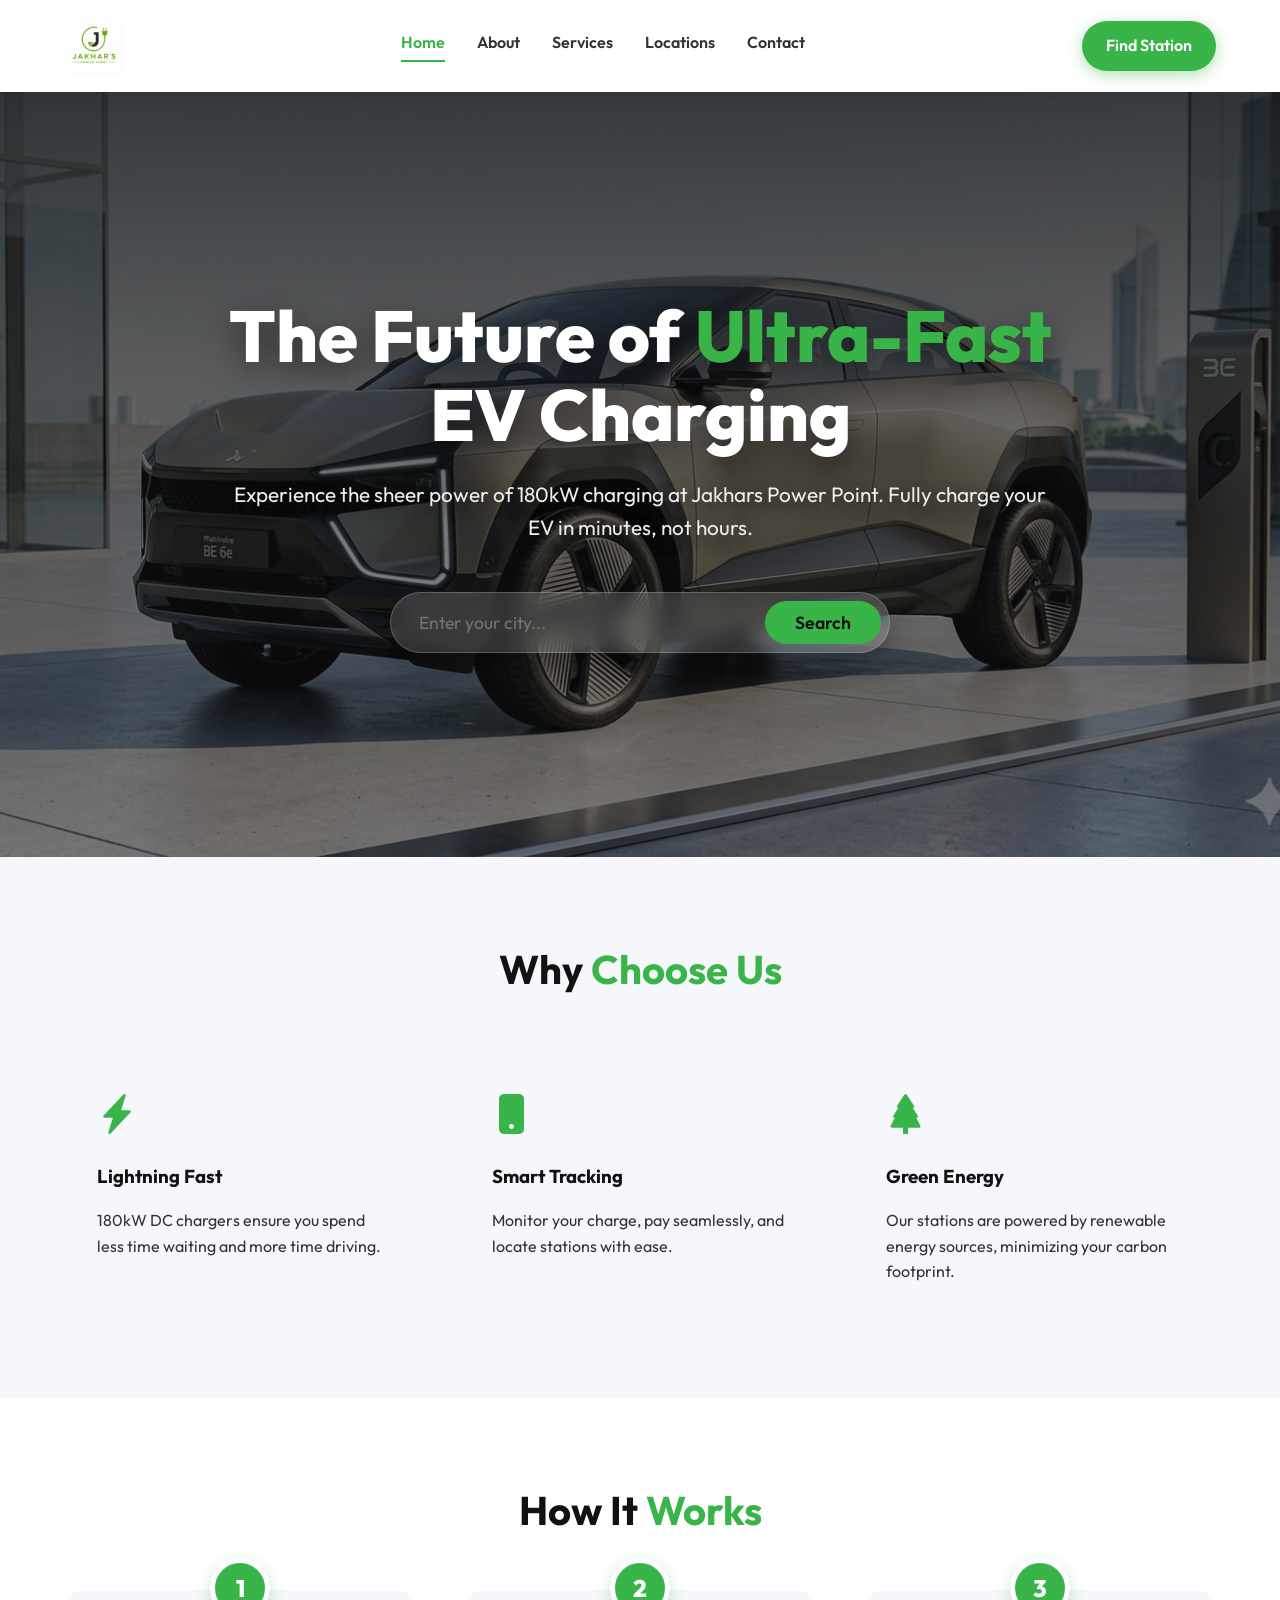
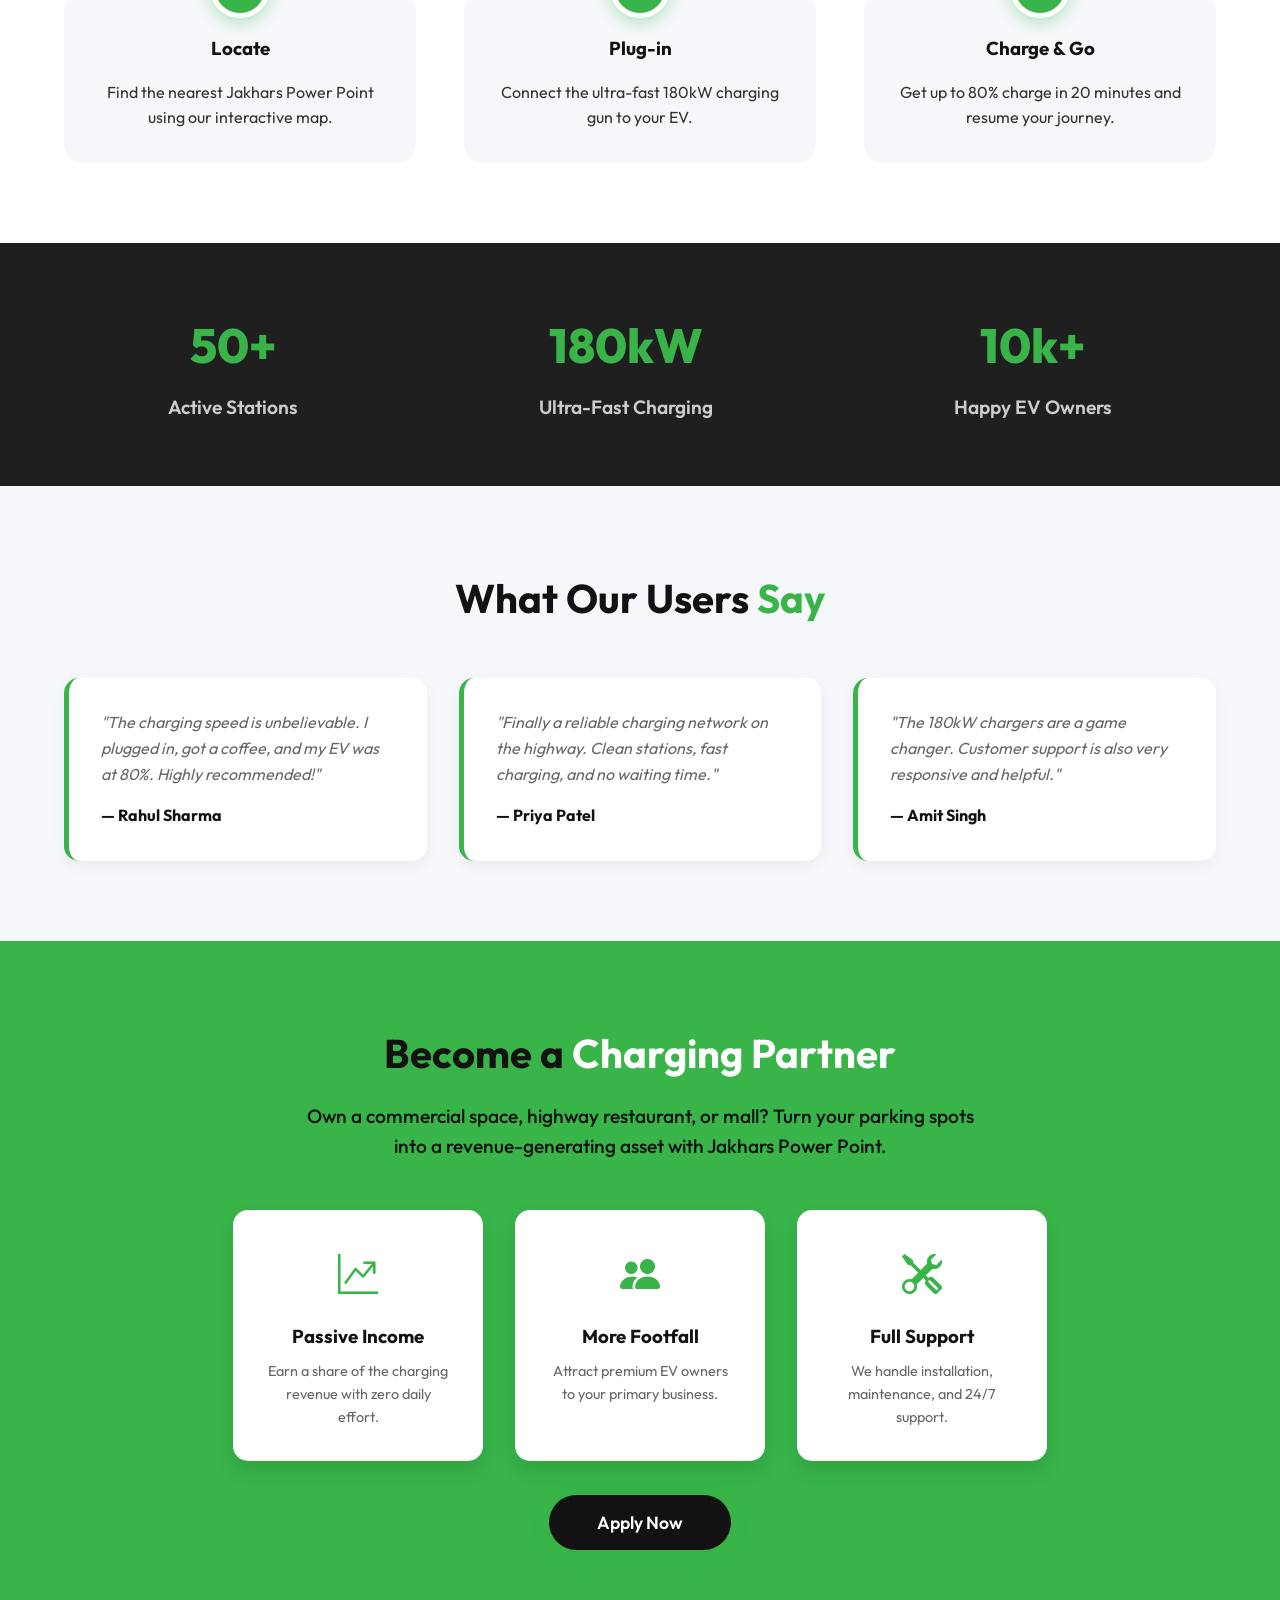
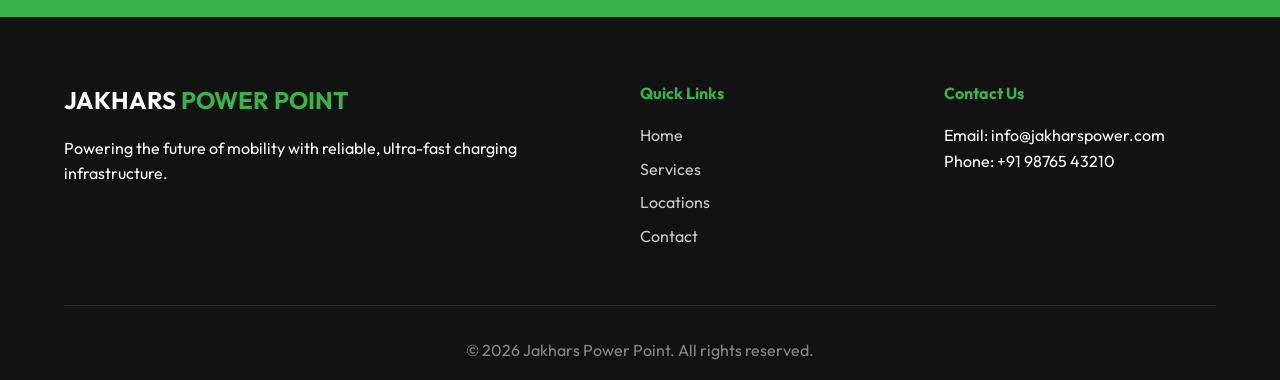
<file: index.html>
<!DOCTYPE html>
<html lang="en">
<head>
    <meta charset="UTF-8">
    <meta name="viewport" content="width=device-width, initial-scale=1.0">
    <title>Home | JAKHARS POWER POINT</title>
    <meta name="description" content="State-of-the-art 180kW Ultra-Fast EV Charging Stations.">
    <link rel="preconnect" href="https://fonts.googleapis.com">
    <link rel="preconnect" href="https://fonts.gstatic.com" crossorigin>
    <link href="https://fonts.googleapis.com/css2?family=Outfit:wght@300;400;600;700;800&display=swap" rel="stylesheet">
    <link rel="stylesheet" href="https://cdn.jsdelivr.net/npm/bootstrap-icons@1.11.1/font/bootstrap-icons.css">
    <link rel="stylesheet" href="style.css">
</head>
<body>
    <header class="navbar">
        <div class="logo-container" style="cursor: pointer;" onclick="window.location.href='index.html'">
            <img src="logo.jpeg" alt="Jakhars Power Point Logo" class="logo-img">
        </div>
        <nav class="nav-links">
            <a href="index.html" class="active">Home</a>
            <a href="about.html">About</a>
            <a href="services.html">Services</a>
            <a href="locations.html">Locations</a>
            <a href="contact.html">Contact</a>
        </nav>
        <div class="header-actions">
            <a href="locations.html" class="cta-button">Find Station</a>
            <button class="mobile-menu-btn"><i class="bi bi-list"></i></button>
        </div>
    </header>

    <main>
        <section class="hero-banner fade-in" style="width: 100%; min-height: 85vh; background-image: url('./hero.png'); background-position: center; background-size: cover; background-repeat: no-repeat; position: relative; display: flex; align-items: center; justify-content: center; text-align: center;">
            <div style="position: absolute; inset: 0; background: linear-gradient(to bottom, rgba(18,18,18,0.8), rgba(18,18,18,0.4));"></div>
            <div style="position: relative; z-index: 1; color: var(--white); padding: 0 2rem; max-width: 900px;">
                <h2 style="font-size: 4.5rem; font-weight: 800; margin-bottom: 1.5rem; line-height: 1.1; text-shadow: 0 10px 30px rgba(0,0,0,0.5);">The Future of <span class="highlight">Ultra-Fast</span> EV Charging</h2>
                <p style="font-size: 1.3rem; margin-bottom: 3rem; color: #eee; text-shadow: 0 5px 15px rgba(0,0,0,0.5);">Experience the sheer power of 180kW charging at Jakhars Power Point. Fully charge your EV in minutes, not hours.</p>
                <div class="search-bar" style="max-width: 500px; margin: 0 auto; display: flex; background: rgba(255,255,255,0.15); backdrop-filter: blur(10px); border: 1px solid rgba(255,255,255,0.2); padding: 8px; border-radius: 50px; box-shadow: 0 10px 30px rgba(0,0,0,0.3);">
                    <input type="text" id="quick-search" placeholder="Enter your city..." style="background: transparent; color: white; flex: 1; border: none; outline: none; padding: 0 20px; font-size: 1.1rem;">
                    <button class="search-btn" onclick="window.location.href='locations.html'" style="background: var(--primary-green); color: var(--dark-charcoal); font-size: 1.1rem; padding: 10px 30px;">Search</button>
                </div>
            </div>
        </section>
    </main>

    <section class="why-choose-us fade-in delay-100" style="padding: 5rem 5%; background: var(--light-bg);">
        <h2 class="section-title">Why <span class="highlight">Choose Us</span></h2>
        <div class="features-grid">
            <div class="feature-card">
                <div class="feature-icon" style="font-size: 2.5rem; margin-bottom: 1rem;"><i class="bi bi-lightning-charge-fill" style="color: var(--primary-green);"></i></div>
                <h3>Lightning Fast</h3>
                <p>180kW DC chargers ensure you spend less time waiting and more time driving.</p>
            </div>
            <div class="feature-card">
                <div class="feature-icon" style="font-size: 2.5rem; margin-bottom: 1rem;"><i class="bi bi-phone-fill" style="color: var(--primary-green);"></i></div>
                <h3>Smart Tracking</h3>
                <p>Monitor your charge, pay seamlessly, and locate stations with ease.</p>
            </div>
            <div class="feature-card">
                <div class="feature-icon" style="font-size: 2.5rem; margin-bottom: 1rem;"><i class="bi bi-tree-fill" style="color: var(--primary-green);"></i></div>
                <h3>Green Energy</h3>
                <p>Our stations are powered by renewable energy sources, minimizing your carbon footprint.</p>
            </div>
        </div>
    </section>

    <section class="how-it-works fade-in delay-200" style="padding: 5rem 5%; background-color: var(--white);">
        <h2 class="section-title">How It <span class="highlight">Works</span></h2>
        <div class="steps-container">
            <div class="step-card">
                <div class="step-number">1</div>
                <h3>Locate</h3>
                <p>Find the nearest Jakhars Power Point using our interactive map.</p>
            </div>
            <div class="step-card">
                <div class="step-number">2</div>
                <h3>Plug-in</h3>
                <p>Connect the ultra-fast 180kW charging gun to your EV.</p>
            </div>
            <div class="step-card">
                <div class="step-number">3</div>
                <h3>Charge & Go</h3>
                <p>Get up to 80% charge in 20 minutes and resume your journey.</p>
            </div>
        </div>
    </section>

    <section class="stats-section fade-in delay-100">
        <div class="stat-item">
            <h3>50+</h3>
            <p>Active Stations</p>
        </div>
        <div class="stat-item">
            <h3>180kW</h3>
            <p>Ultra-Fast Charging</p>
        </div>
        <div class="stat-item">
            <h3>10k+</h3>
            <p>Happy EV Owners</p>
        </div>
    </section>

    <section class="testimonials fade-in delay-200" style="padding: 5rem 5%; background: var(--light-bg);">
        <h2 class="section-title">What Our Users <span class="highlight">Say</span></h2>
        <div class="testimonials-grid" style="display: grid; grid-template-columns: repeat(auto-fit, minmax(300px, 1fr)); gap: 2rem;">
            <div class="testimonial-card" style="padding: 2rem; background: var(--white); border-radius: 15px; border-left: 5px solid var(--primary-green); box-shadow: 0 5px 15px rgba(0,0,0,0.05);">
                <p style="font-style: italic; color: var(--text-muted); margin-bottom: 1rem;">"The charging speed is unbelievable. I plugged in, got a coffee, and my EV was at 80%. Highly recommended!"</p>
                <h4 style="color: var(--dark-charcoal);">— Rahul Sharma</h4>
            </div>
            <div class="testimonial-card" style="padding: 2rem; background: var(--white); border-radius: 15px; border-left: 5px solid var(--primary-green); box-shadow: 0 5px 15px rgba(0,0,0,0.05);">
                <p style="font-style: italic; color: var(--text-muted); margin-bottom: 1rem;">"Finally a reliable charging network on the highway. Clean stations, fast charging, and no waiting time."</p>
                <h4 style="color: var(--dark-charcoal);">— Priya Patel</h4>
            </div>
            <div class="testimonial-card" style="padding: 2rem; background: var(--white); border-radius: 15px; border-left: 5px solid var(--primary-green); box-shadow: 0 5px 15px rgba(0,0,0,0.05);">
                <p style="font-style: italic; color: var(--text-muted); margin-bottom: 1rem;">"The 180kW chargers are a game changer. Customer support is also very responsive and helpful."</p>
                <h4 style="color: var(--dark-charcoal);">— Amit Singh</h4>
            </div>
        </div>
    </section>

    <section class="partner-promo fade-in delay-100" style="padding: 5rem 5%; background: var(--primary-green); color: var(--dark-charcoal); text-align: center;">
        <h2 class="section-title" style="color: var(--dark-charcoal); margin-bottom: 1rem;">Become a <span style="color: var(--white);">Charging Partner</span></h2>
        <p style="font-size: 1.2rem; max-width: 700px; margin: 0 auto 3rem auto; font-weight: 500;">Own a commercial space, highway restaurant, or mall? Turn your parking spots into a revenue-generating asset with Jakhars Power Point.</p>
        <div style="display: flex; gap: 2rem; justify-content: center; flex-wrap: wrap;">
            <div style="background: var(--white); padding: 2rem; border-radius: 15px; width: 250px; box-shadow: 0 10px 20px rgba(0,0,0,0.1);">
                <div style="font-size: 2.5rem; margin-bottom: 1rem;"><i class="bi bi-graph-up-arrow" style="color: var(--primary-green);"></i></div>
                <h3 style="margin-bottom: 0.5rem;">Passive Income</h3>
                <p style="font-size: 0.9rem; color: var(--text-muted);">Earn a share of the charging revenue with zero daily effort.</p>
            </div>
            <div style="background: var(--white); padding: 2rem; border-radius: 15px; width: 250px; box-shadow: 0 10px 20px rgba(0,0,0,0.1);">
                <div style="font-size: 2.5rem; margin-bottom: 1rem;"><i class="bi bi-people-fill" style="color: var(--primary-green);"></i></div>
                <h3 style="margin-bottom: 0.5rem;">More Footfall</h3>
                <p style="font-size: 0.9rem; color: var(--text-muted);">Attract premium EV owners to your primary business.</p>
            </div>
            <div style="background: var(--white); padding: 2rem; border-radius: 15px; width: 250px; box-shadow: 0 10px 20px rgba(0,0,0,0.1);">
                <div style="font-size: 2.5rem; margin-bottom: 1rem;"><i class="bi bi-tools" style="color: var(--primary-green);"></i></div>
                <h3 style="margin-bottom: 0.5rem;">Full Support</h3>
                <p style="font-size: 0.9rem; color: var(--text-muted);">We handle installation, maintenance, and 24/7 support.</p>
            </div>
        </div>
        <div style="margin-top: 3rem;">
            <a href="contact.html" class="cta-button" style="background: var(--dark-charcoal); color: var(--white); font-size: 1.1rem; padding: 1rem 3rem;">Apply Now</a>
        </div>
    </section>

    <footer>
        <div class="footer-content fade-in">
            <div class="footer-brand">
                <h3>JAKHARS <span class="highlight">POWER POINT</span></h3>
                <p>Powering the future of mobility with reliable, ultra-fast charging infrastructure.</p>
            </div>
            <div class="footer-links">
                <h4>Quick Links</h4>
                <a href="index.html">Home</a>
                <a href="services.html">Services</a>
                <a href="locations.html">Locations</a>
                <a href="contact.html">Contact</a>
            </div>
            <div class="footer-contact">
                <h4>Contact Us</h4>
                <p>Email: info@jakharspower.com</p>
                <p>Phone: +91 98765 43210</p>
            </div>
        </div>
        <div class="footer-bottom">
            <p>&copy; 2026 Jakhars Power Point. All rights reserved.</p>
        </div>
    </footer>
    <script src="app.js"></script>
</body>
</html>
</file>
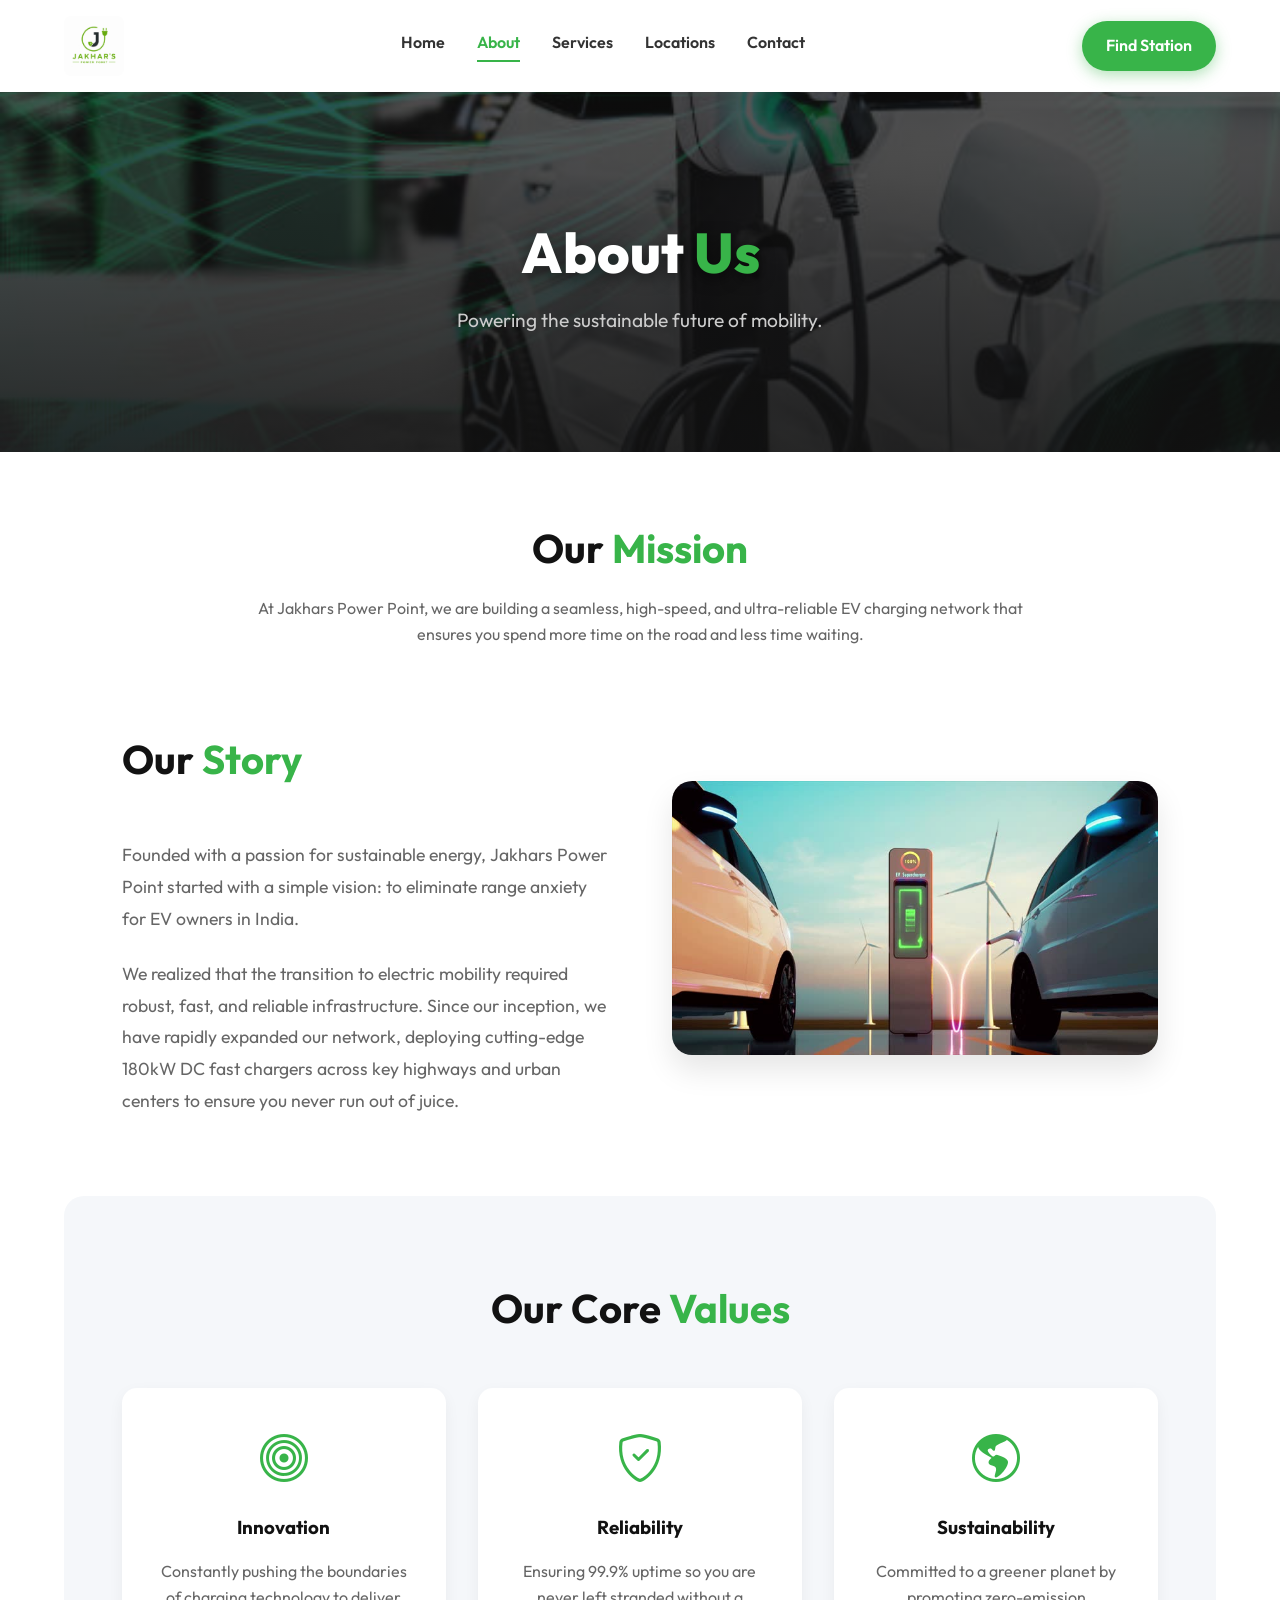
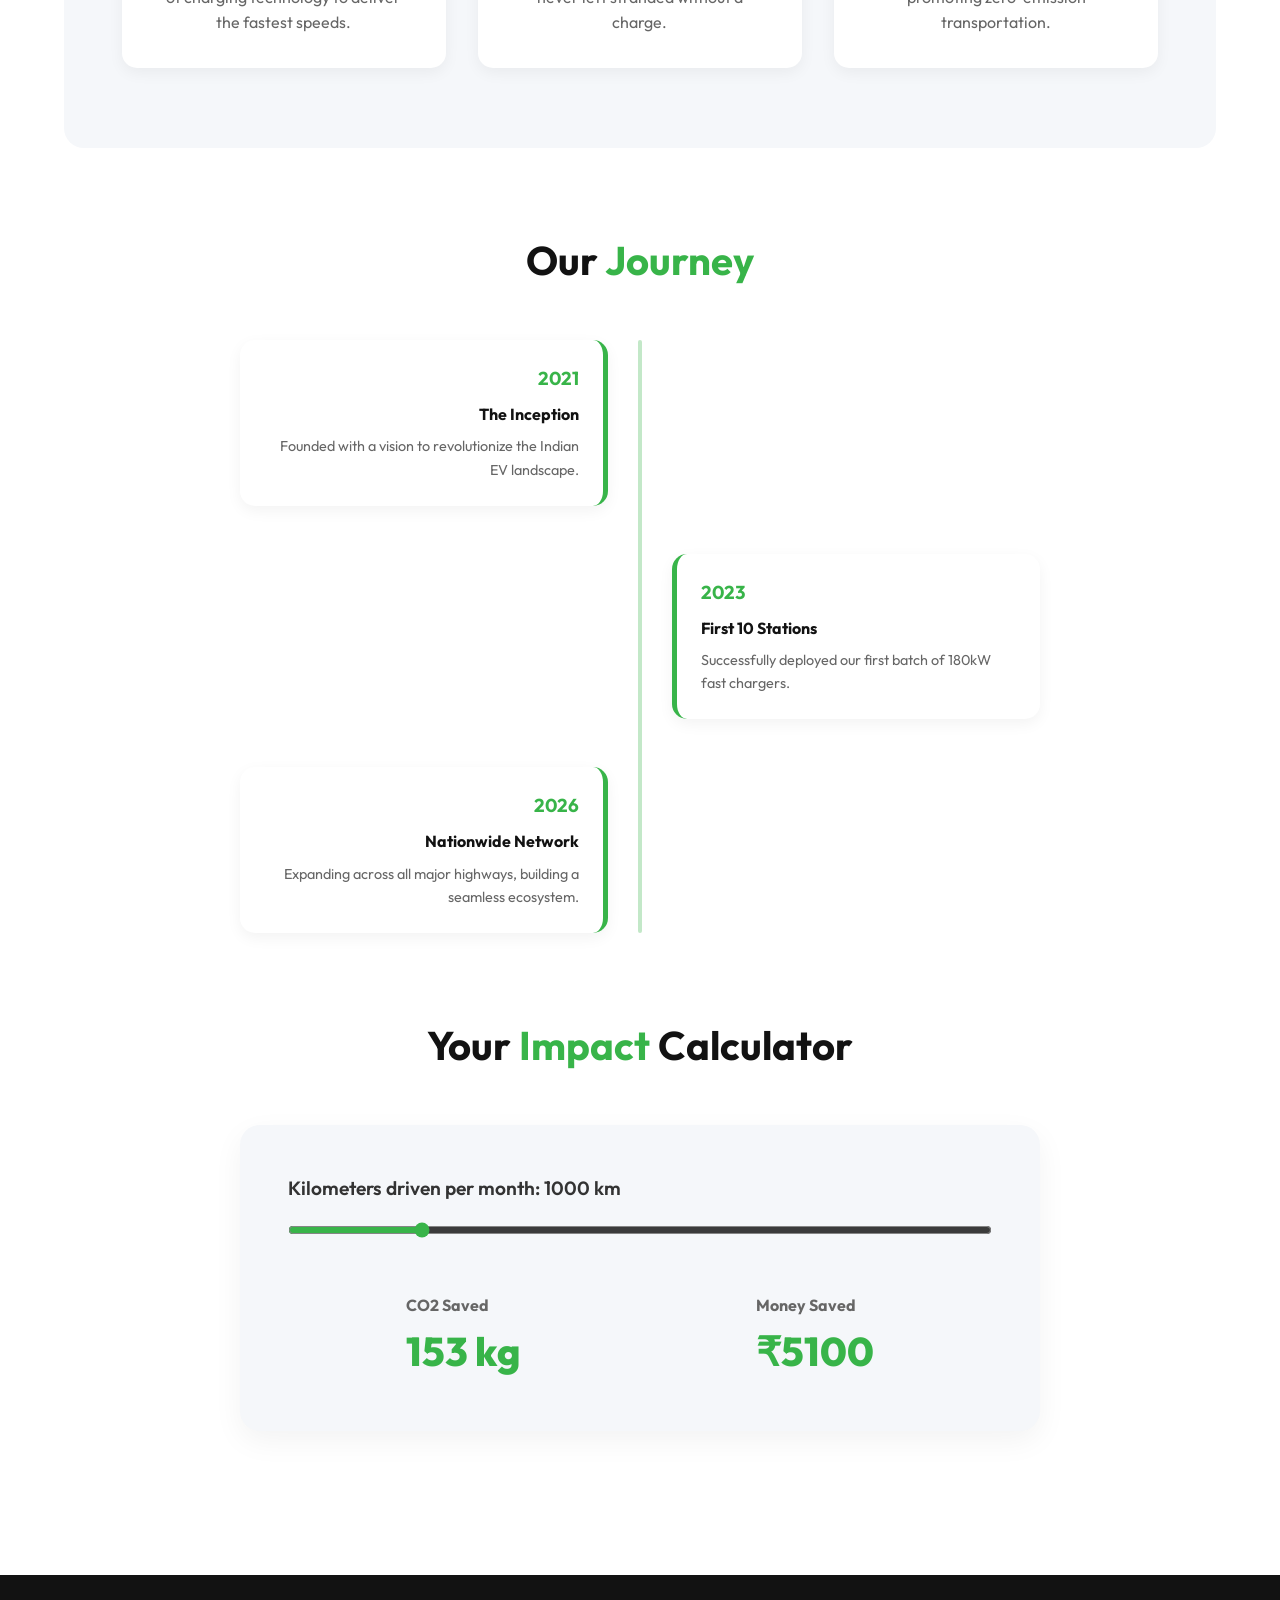
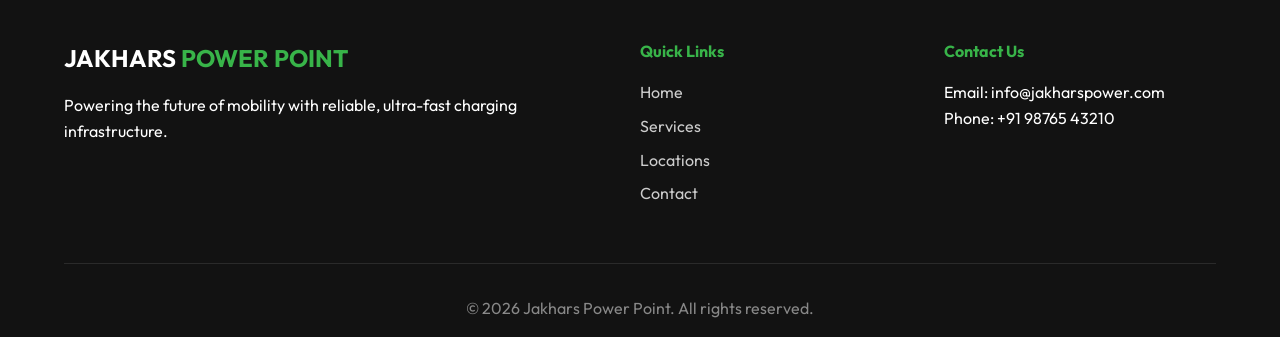
<file: about.html>
<!DOCTYPE html>
<html lang="en">
<head>
    <meta charset="UTF-8">
    <meta name="viewport" content="width=device-width, initial-scale=1.0">
    <title>About Us | JAKHARS POWER POINT</title>
    <link href="https://fonts.googleapis.com/css2?family=Outfit:wght@300;400;600;700;800&display=swap" rel="stylesheet">
    <link rel="stylesheet" href="https://cdn.jsdelivr.net/npm/bootstrap-icons@1.11.1/font/bootstrap-icons.css">
    <link rel="stylesheet" href="style.css">
</head>
<body>
    <header class="navbar">
        <div class="logo-container" style="cursor: pointer;" onclick="window.location.href='index.html'">
            <img src="logo.jpeg" alt="Jakhars Power Point Logo" class="logo-img">
        </div>
        <nav class="nav-links">
            <a href="index.html">Home</a>
            <a href="about.html" class="active">About</a>
            <a href="services.html">Services</a>
            <a href="locations.html">Locations</a>
            <a href="contact.html">Contact</a>
        </nav>
        <div class="header-actions">
            <a href="locations.html" class="cta-button">Find Station</a>
            <button class="mobile-menu-btn"><i class="bi bi-list"></i></button>
        </div>
    </header>

    <section class="page-hero fade-in" style="width: 100%; height: 40vh; min-height: 300px; background: url('img5.jpg') center/cover no-repeat; position: relative; display: flex; align-items: center; justify-content: center; text-align: center; margin-top: 0;">
        <div style="position: absolute; inset: 0; background: linear-gradient(to bottom, rgba(18,18,18,0.7), rgba(18,18,18,0.9));"></div>
        <div style="position: relative; z-index: 1; color: var(--white); padding: 0 2rem;">
            <h1 style="font-size: 3.5rem; font-weight: 800; margin-bottom: 0.5rem; text-shadow: 0 5px 15px rgba(0,0,0,0.5);">About <span class="highlight">Us</span></h1>
            <p style="font-size: 1.2rem; color: #ccc;">Powering the sustainable future of mobility.</p>
        </div>
    </section>

    <main class="page-container" style="padding-top: 4rem;">
        <h2 class="section-title fade-in">Our <span class="highlight">Mission</span></h2>
        <p class="subtitle fade-in delay-100" style="max-width: 800px; margin: -2rem auto 3rem auto; text-align: center;">At Jakhars Power Point, we are building a seamless, high-speed, and ultra-reliable EV charging network that ensures you spend more time on the road and less time waiting.</p>

        <section class="story-section fade-in delay-100" style="padding: 2rem 5% 5rem 5%; display: flex; align-items: center; gap: 4rem; flex-wrap: wrap;">
            <div style="flex: 1; min-width: 300px;">
                <h2 class="section-title" style="text-align: left;">Our <span class="highlight">Story</span></h2>
                <p style="color: var(--text-muted); line-height: 1.8; font-size: 1.1rem; margin-bottom: 1.5rem;">
                    Founded with a passion for sustainable energy, Jakhars Power Point started with a simple vision: to eliminate range anxiety for EV owners in India.
                </p>
                <p style="color: var(--text-muted); line-height: 1.8; font-size: 1.1rem;">
                    We realized that the transition to electric mobility required robust, fast, and reliable infrastructure. Since our inception, we have rapidly expanded our network, deploying cutting-edge 180kW DC fast chargers across key highways and urban centers to ensure you never run out of juice.
                </p>
            </div>
            <div style="flex: 1; min-width: 300px;">
                <img src="img4.jpg" alt="Our Story" style="width: 100%; border-radius: 20px; box-shadow: 0 15px 30px rgba(0,0,0,0.1);">
            </div>
        </section>

        <section class="values-section fade-in delay-200" style="padding: 5rem 5%; background: var(--light-bg); border-radius: 20px; margin-bottom: 5rem;">
            <h2 class="section-title">Our Core <span class="highlight">Values</span></h2>
            <div style="display: grid; grid-template-columns: repeat(auto-fit, minmax(250px, 1fr)); gap: 2rem;">
                <div style="text-align: center; padding: 2rem; background: var(--white); border-radius: 15px; box-shadow: 0 5px 15px rgba(0,0,0,0.05);">
                    <div style="font-size: 3rem; margin-bottom: 1rem;"><i class="bi bi-bullseye" style="color: var(--primary-green);"></i></div>
                    <h3 style="color: var(--dark-charcoal); margin-bottom: 1rem;">Innovation</h3>
                    <p style="color: var(--text-muted);">Constantly pushing the boundaries of charging technology to deliver the fastest speeds.</p>
                </div>
                <div style="text-align: center; padding: 2rem; background: var(--white); border-radius: 15px; box-shadow: 0 5px 15px rgba(0,0,0,0.05);">
                    <div style="font-size: 3rem; margin-bottom: 1rem;"><i class="bi bi-shield-check" style="color: var(--primary-green);"></i></div>
                    <h3 style="color: var(--dark-charcoal); margin-bottom: 1rem;">Reliability</h3>
                    <p style="color: var(--text-muted);">Ensuring 99.9% uptime so you are never left stranded without a charge.</p>
                </div>
                <div style="text-align: center; padding: 2rem; background: var(--white); border-radius: 15px; box-shadow: 0 5px 15px rgba(0,0,0,0.05);">
                    <div style="font-size: 3rem; margin-bottom: 1rem;"><i class="bi bi-globe-americas" style="color: var(--primary-green);"></i></div>
                    <h3 style="color: var(--dark-charcoal); margin-bottom: 1rem;">Sustainability</h3>
                    <p style="color: var(--text-muted);">Committed to a greener planet by promoting zero-emission transportation.</p>
                </div>
            </div>
        </section>

        <section class="timeline-section fade-in delay-200" style="padding: 0 5% 5rem 5%;">
            <h2 class="section-title">Our <span class="highlight">Journey</span></h2>
            <div style="max-width: 800px; margin: 0 auto; position: relative;">
                <div style="position: absolute; left: 50%; transform: translateX(-50%); width: 4px; height: 100%; background: var(--primary-green); opacity: 0.3; border-radius: 4px;"></div>
                
                <div style="display: flex; justify-content: flex-start; margin-bottom: 3rem; position: relative; width: 50%;">
                    <div style="background: var(--white); padding: 1.5rem; border-radius: 15px; box-shadow: 0 5px 15px rgba(0,0,0,0.05); text-align: right; margin-right: 2rem; width: 100%; border-right: 5px solid var(--primary-green);">
                        <h3 style="color: var(--primary-green); margin-bottom: 0.5rem;">2021</h3>
                        <h4 style="color: var(--dark-charcoal); margin-bottom: 0.5rem;">The Inception</h4>
                        <p style="color: var(--text-muted); font-size: 0.9rem;">Founded with a vision to revolutionize the Indian EV landscape.</p>
                    </div>
                </div>

                <div style="display: flex; justify-content: flex-end; margin-bottom: 3rem; position: relative; width: 50%; margin-left: 50%;">
                    <div style="background: var(--white); padding: 1.5rem; border-radius: 15px; box-shadow: 0 5px 15px rgba(0,0,0,0.05); text-align: left; margin-left: 2rem; width: 100%; border-left: 5px solid var(--primary-green);">
                        <h3 style="color: var(--primary-green); margin-bottom: 0.5rem;">2023</h3>
                        <h4 style="color: var(--dark-charcoal); margin-bottom: 0.5rem;">First 10 Stations</h4>
                        <p style="color: var(--text-muted); font-size: 0.9rem;">Successfully deployed our first batch of 180kW fast chargers.</p>
                    </div>
                </div>

                <div style="display: flex; justify-content: flex-start; position: relative; width: 50%;">
                    <div style="background: var(--white); padding: 1.5rem; border-radius: 15px; box-shadow: 0 5px 15px rgba(0,0,0,0.05); text-align: right; margin-right: 2rem; width: 100%; border-right: 5px solid var(--primary-green);">
                        <h3 style="color: var(--primary-green); margin-bottom: 0.5rem;">2026</h3>
                        <h4 style="color: var(--dark-charcoal); margin-bottom: 0.5rem;">Nationwide Network</h4>
                        <p style="color: var(--text-muted); font-size: 0.9rem;">Expanding across all major highways, building a seamless ecosystem.</p>
                    </div>
                </div>
            </div>
        </section>

        <section class="calculator-section fade-in delay-200" style="padding-top: 0;">
            <h2 class="section-title">Your <span class="highlight">Impact</span> Calculator</h2>
            <div class="calculator-card">
                <div class="slider-container">
                    <label for="km-slider">Kilometers driven per month: <span id="km-val">1000</span> km</label>
                    <input type="range" id="km-slider" min="100" max="5000" value="1000" step="100">
                </div>
                <div class="results">
                    <div class="result-box">
                        <h4>CO2 Saved</h4>
                        <p><span id="co2-val">153</span> kg</p>
                    </div>
                    <div class="result-box">
                        <h4>Money Saved</h4>
                        <p>₹<span id="money-val">5100</span></p>
                    </div>
                </div>
            </div>
        </section>
    </main>

    <footer>
        <div class="footer-content fade-in delay-300">
            <div class="footer-brand">
                <h3>JAKHARS <span class="highlight">POWER POINT</span></h3>
                <p>Powering the future of mobility with reliable, ultra-fast charging infrastructure.</p>
            </div>
            <div class="footer-links">
                <h4>Quick Links</h4>
                <a href="index.html">Home</a>
                <a href="services.html">Services</a>
                <a href="locations.html">Locations</a>
                <a href="contact.html">Contact</a>
            </div>
            <div class="footer-contact">
                <h4>Contact Us</h4>
                <p>Email: info@jakharspower.com</p>
                <p>Phone: +91 98765 43210</p>
            </div>
        </div>
        <div class="footer-bottom">
            <p>&copy; 2026 Jakhars Power Point. All rights reserved.</p>
        </div>
    </footer>
    <script src="app.js"></script>
</body>
</html>
</file>
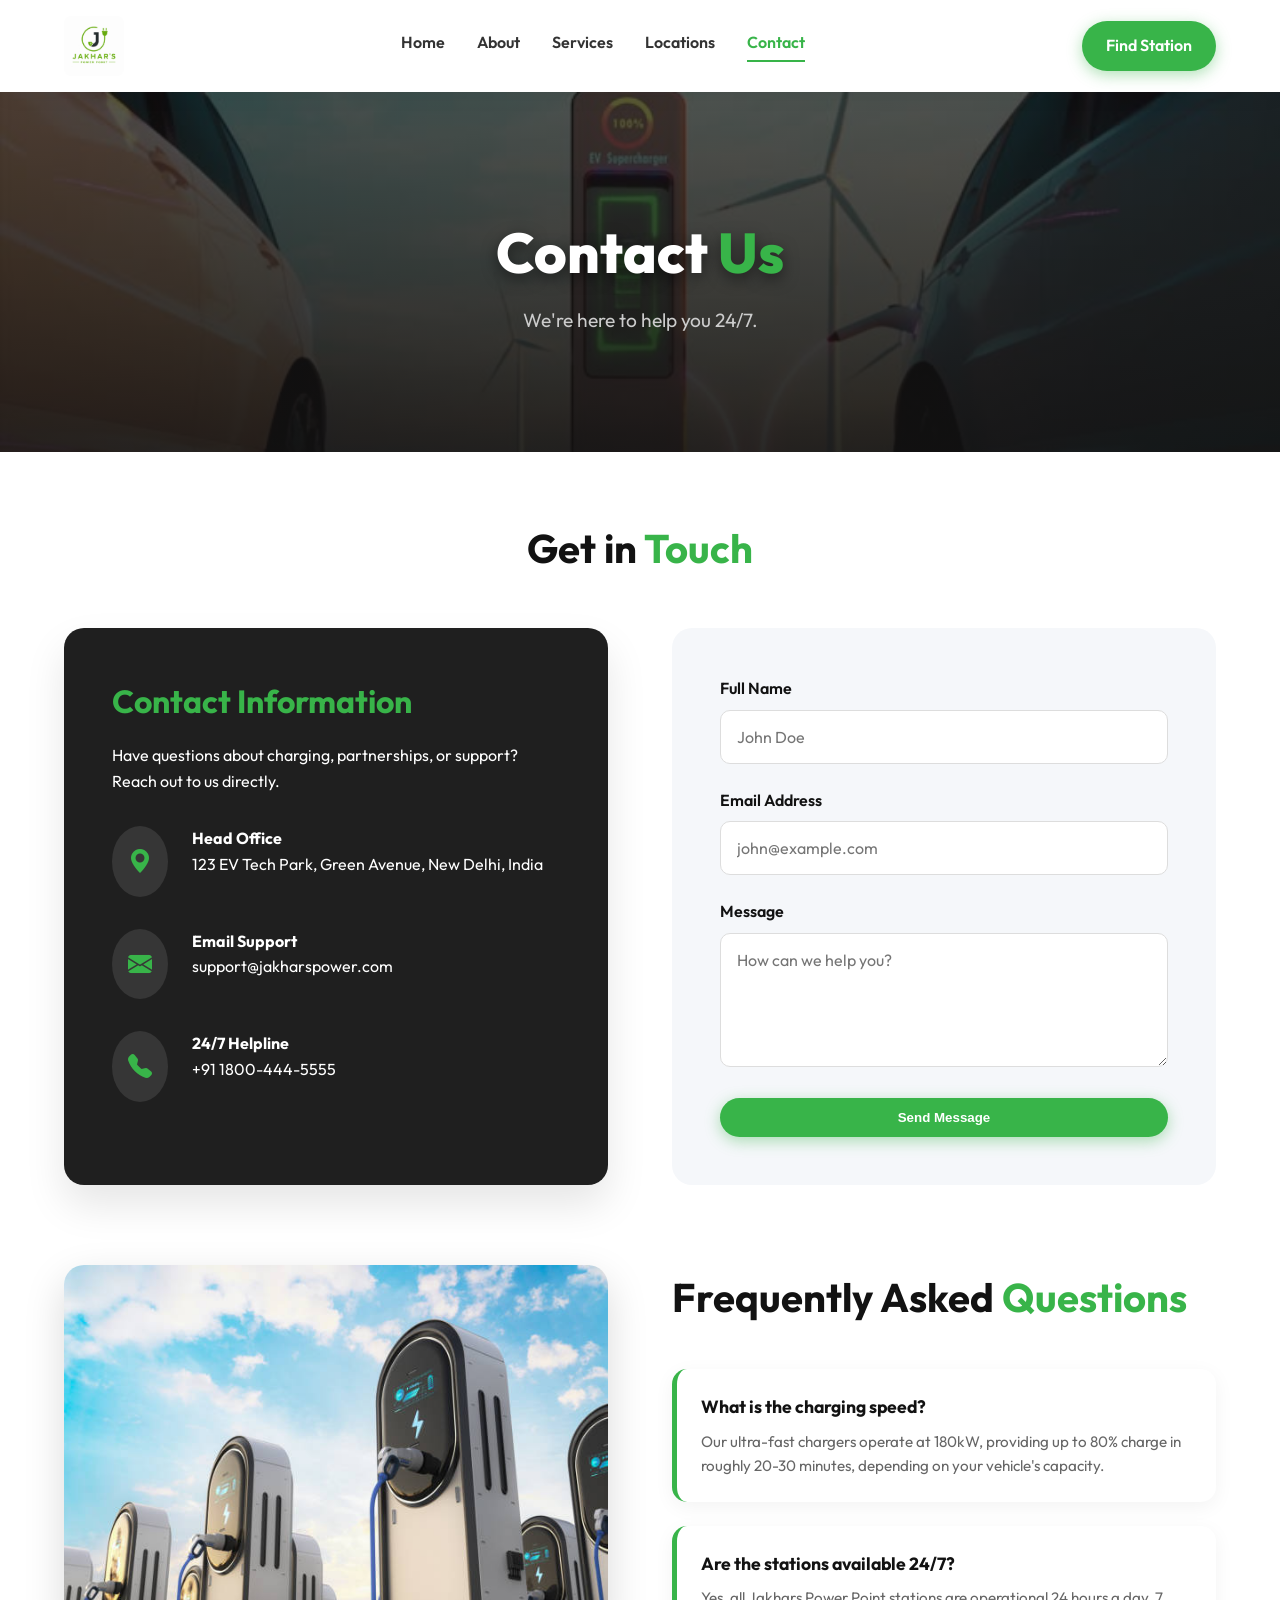
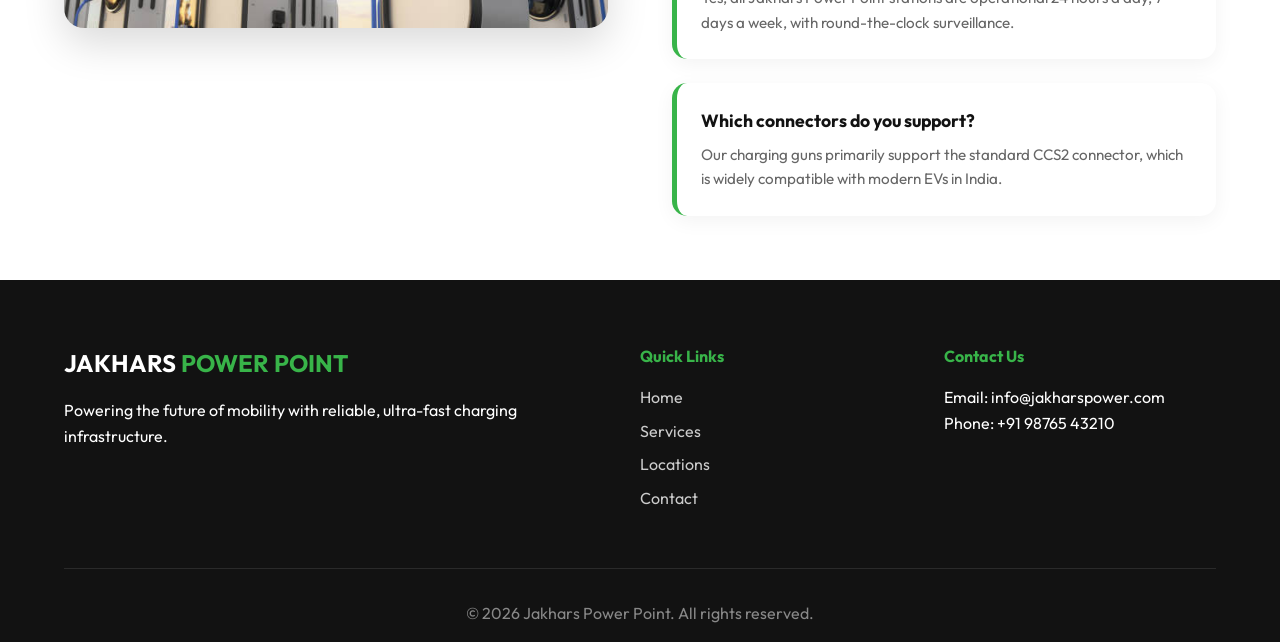
<file: contact.html>
<!DOCTYPE html>
<html lang="en">
<head>
    <meta charset="UTF-8">
    <meta name="viewport" content="width=device-width, initial-scale=1.0">
    <title>Contact Us | JAKHARS POWER POINT</title>
    <link href="https://fonts.googleapis.com/css2?family=Outfit:wght@300;400;600;700;800&display=swap" rel="stylesheet">
    <link rel="stylesheet" href="https://cdn.jsdelivr.net/npm/bootstrap-icons@1.11.1/font/bootstrap-icons.css">
    <link rel="stylesheet" href="style.css">
</head>
<body>
    <header class="navbar">
        <div class="logo-container" style="cursor: pointer;" onclick="window.location.href='index.html'">
            <img src="logo.jpeg" alt="Jakhars Power Point Logo" class="logo-img">
        </div>
        <nav class="nav-links">
            <a href="index.html">Home</a>
            <a href="about.html">About</a>
            <a href="services.html">Services</a>
            <a href="locations.html">Locations</a>
            <a href="contact.html" class="active">Contact</a>
        </nav>
        <div class="header-actions">
            <a href="locations.html" class="cta-button">Find Station</a>
            <button class="mobile-menu-btn"><i class="bi bi-list"></i></button>
        </div>
    </header>

    <section class="page-hero fade-in" style="width: 100%; height: 40vh; min-height: 300px; background: url('img4.jpg') center/cover no-repeat; position: relative; display: flex; align-items: center; justify-content: center; text-align: center; margin-top: 0;">
        <div style="position: absolute; inset: 0; background: linear-gradient(to bottom, rgba(18,18,18,0.7), rgba(18,18,18,0.9));"></div>
        <div style="position: relative; z-index: 1; color: var(--white); padding: 0 2rem;">
            <h1 style="font-size: 3.5rem; font-weight: 800; margin-bottom: 0.5rem; text-shadow: 0 5px 15px rgba(0,0,0,0.5);">Contact <span class="highlight">Us</span></h1>
            <p style="font-size: 1.2rem; color: #ccc;">We're here to help you 24/7.</p>
        </div>
    </section>

    <main class="page-container" style="padding-top: 4rem;">
        <h2 class="section-title fade-in">Get in <span class="highlight">Touch</span></h2>
        
        <div class="contact-wrapper fade-in delay-100">
            <div class="contact-info">
                <h3>Contact Information</h3>
                <p>Have questions about charging, partnerships, or support? Reach out to us directly.</p>
                
                <div class="info-item">
                    <span class="icon" style="color: var(--primary-green); font-size: 1.5rem;"><i class="bi bi-geo-alt-fill"></i></span>
                    <div>
                        <strong>Head Office</strong>
                        <p>123 EV Tech Park, Green Avenue, New Delhi, India</p>
                    </div>
                </div>
                <div class="info-item">
                    <span class="icon" style="color: var(--primary-green); font-size: 1.5rem;"><i class="bi bi-envelope-fill"></i></span>
                    <div>
                        <strong>Email Support</strong>
                        <p>support@jakharspower.com</p>
                    </div>
                </div>
                <div class="info-item">
                    <span class="icon" style="color: var(--primary-green); font-size: 1.5rem;"><i class="bi bi-telephone-fill"></i></span>
                    <div>
                        <strong>24/7 Helpline</strong>
                        <p>+91 1800-444-5555</p>
                    </div>
                </div>
            </div>
            
            <div class="contact-form-container">
                <form class="contact-form" id="contactForm">
                    <div class="input-group">
                        <label for="name">Full Name</label>
                        <input type="text" id="name" required placeholder="John Doe">
                    </div>
                    <div class="input-group">
                        <label for="email">Email Address</label>
                        <input type="email" id="email" required placeholder="john@example.com">
                    </div>
                    <div class="input-group">
                        <label for="message">Message</label>
                        <textarea id="message" rows="5" required placeholder="How can we help you?"></textarea>
                    </div>
                    <button type="submit" class="cta-button" style="width: 100%;">Send Message</button>
                    <div id="form-success" style="display:none; color: var(--primary-green); margin-top: 1rem; font-weight: 600; text-align: center;">Message sent successfully! We will contact you soon.</div>
                </form>
            </div>
        </div>
        
        <section class="faq-section fade-in delay-200" style="margin-top: 5rem; display: flex; align-items: flex-start; gap: 4rem; flex-wrap: wrap;">
            <div style="flex: 1; min-width: 300px;">
                <img src="img6.jpg" alt="Customer Support" style="width: 100%; border-radius: 20px; box-shadow: 0 15px 40px rgba(0,0,0,0.15);">
            </div>
            <div class="faq-container" style="flex: 1; min-width: 300px; display: flex; flex-direction: column; gap: 1.5rem;">
                <h2 class="section-title" style="text-align: left; margin-bottom: 1rem;">Frequently Asked <span class="highlight">Questions</span></h2>
                <div class="faq-item" style="background: var(--white); padding: 1.5rem; border-radius: 15px; box-shadow: 0 5px 20px rgba(0,0,0,0.05); border-left: 5px solid var(--primary-green);">
                    <h4 style="color: var(--dark-charcoal); font-size: 1.1rem; margin-bottom: 0.5rem;">What is the charging speed?</h4>
                    <p style="color: var(--text-muted); font-size: 0.95rem;">Our ultra-fast chargers operate at 180kW, providing up to 80% charge in roughly 20-30 minutes, depending on your vehicle's capacity.</p>
                </div>
                <div class="faq-item" style="background: var(--white); padding: 1.5rem; border-radius: 15px; box-shadow: 0 5px 20px rgba(0,0,0,0.05); border-left: 5px solid var(--primary-green);">
                    <h4 style="color: var(--dark-charcoal); font-size: 1.1rem; margin-bottom: 0.5rem;">Are the stations available 24/7?</h4>
                    <p style="color: var(--text-muted); font-size: 0.95rem;">Yes, all Jakhars Power Point stations are operational 24 hours a day, 7 days a week, with round-the-clock surveillance.</p>
                </div>
                <div class="faq-item" style="background: var(--white); padding: 1.5rem; border-radius: 15px; box-shadow: 0 5px 20px rgba(0,0,0,0.05); border-left: 5px solid var(--primary-green);">
                    <h4 style="color: var(--dark-charcoal); font-size: 1.1rem; margin-bottom: 0.5rem;">Which connectors do you support?</h4>
                    <p style="color: var(--text-muted); font-size: 0.95rem;">Our charging guns primarily support the standard CCS2 connector, which is widely compatible with modern EVs in India.</p>
                </div>
            </div>
        </section>
    </main>

    <footer>
        <div class="footer-content fade-in delay-200">
            <div class="footer-brand">
                <h3>JAKHARS <span class="highlight">POWER POINT</span></h3>
                <p>Powering the future of mobility with reliable, ultra-fast charging infrastructure.</p>
            </div>
            <div class="footer-links">
                <h4>Quick Links</h4>
                <a href="index.html">Home</a>
                <a href="services.html">Services</a>
                <a href="locations.html">Locations</a>
                <a href="contact.html">Contact</a>
            </div>
            <div class="footer-contact">
                <h4>Contact Us</h4>
                <p>Email: info@jakharspower.com</p>
                <p>Phone: +91 98765 43210</p>
            </div>
        </div>
        <div class="footer-bottom">
            <p>&copy; 2026 Jakhars Power Point. All rights reserved.</p>
        </div>
    </footer>
    <script src="app.js"></script>
</body>
</html>
</file>
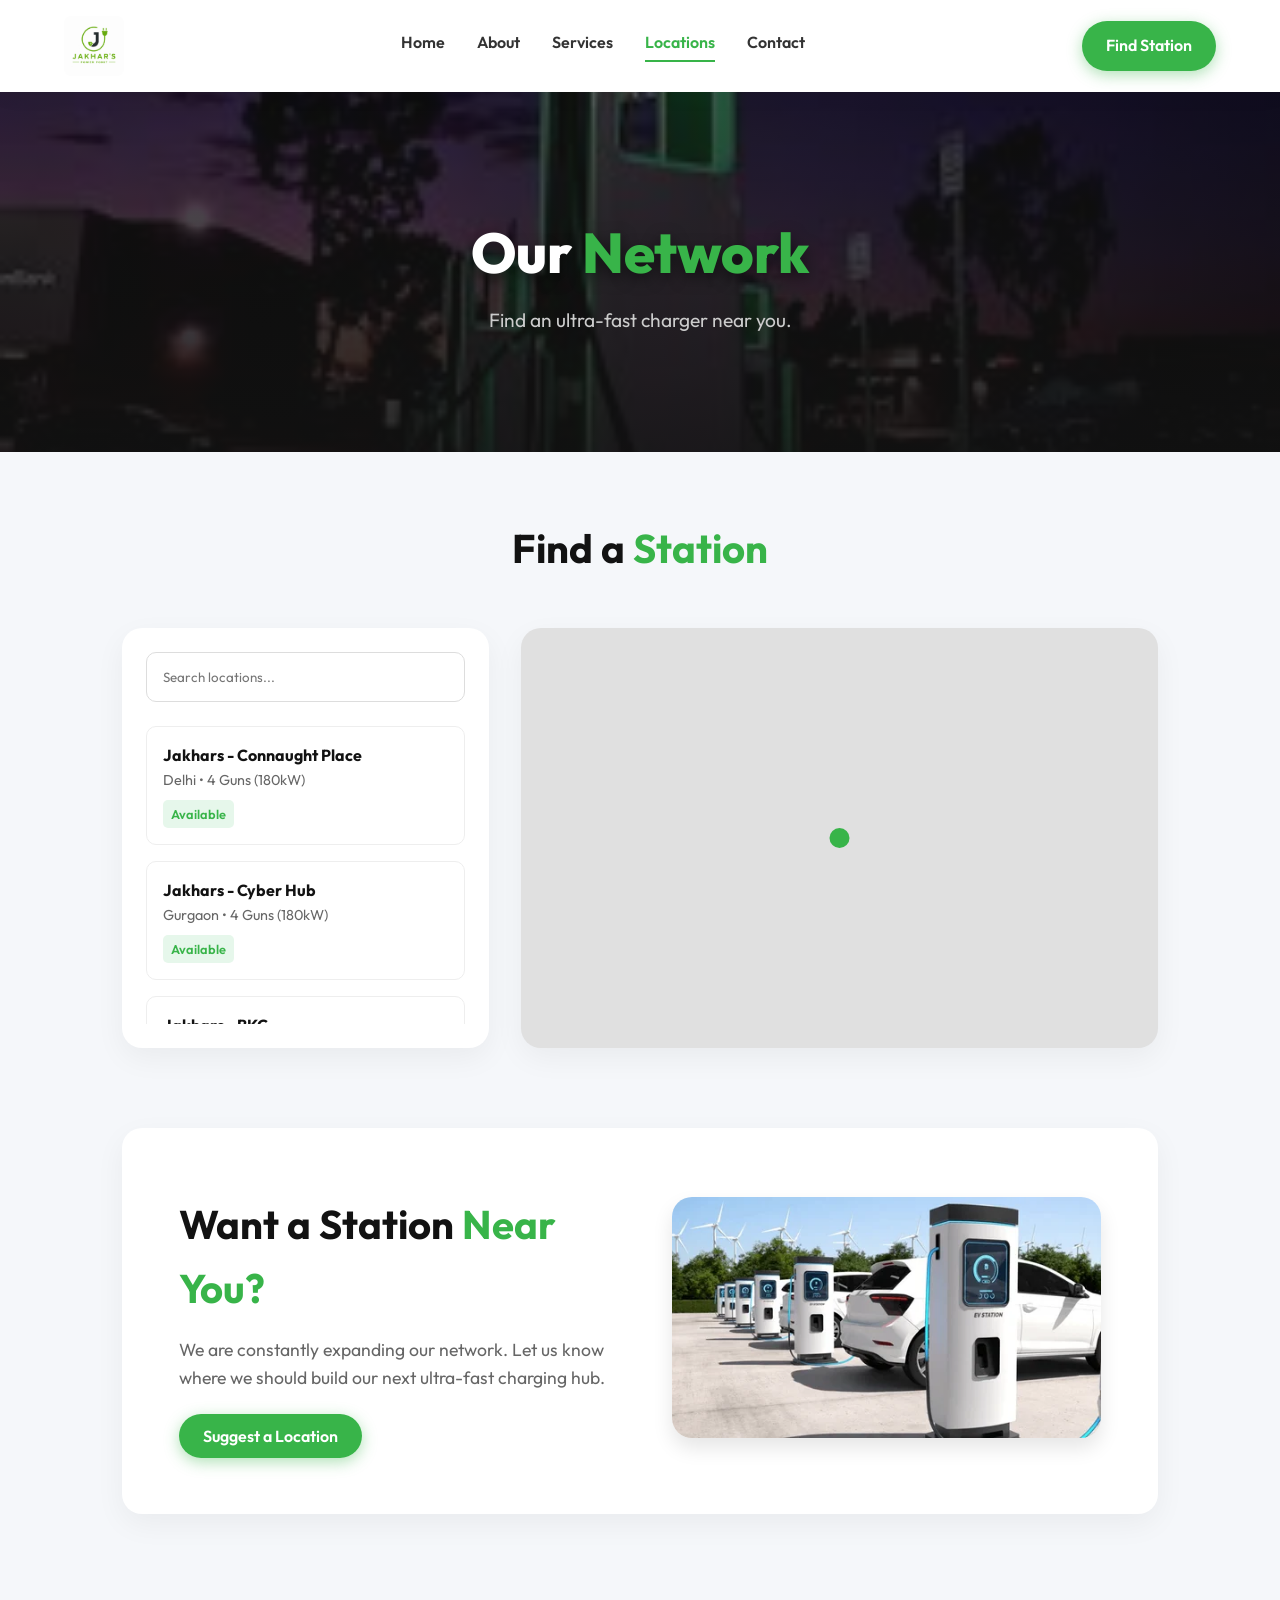
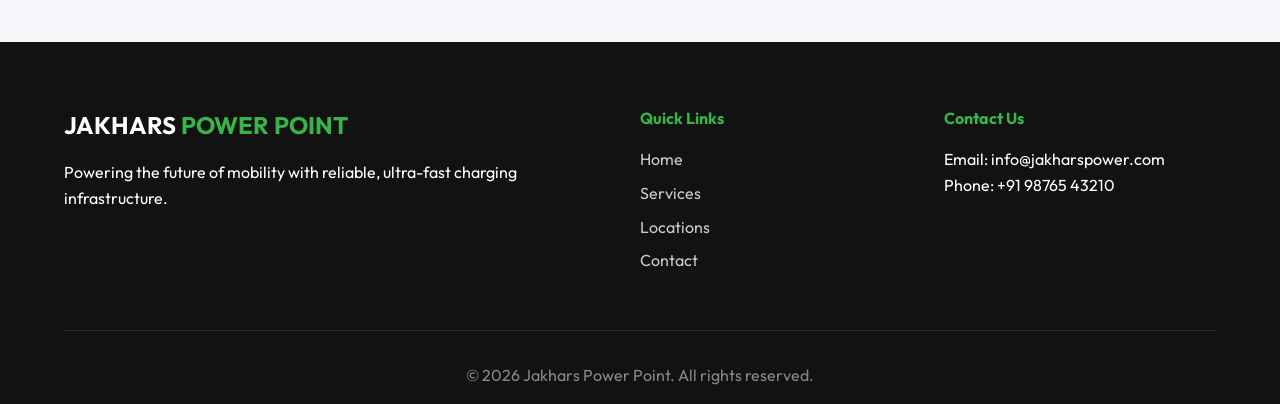
<file: locations.html>
<!DOCTYPE html>
<html lang="en">
<head>
    <meta charset="UTF-8">
    <meta name="viewport" content="width=device-width, initial-scale=1.0">
    <title>Locations | JAKHARS POWER POINT</title>
    <link href="https://fonts.googleapis.com/css2?family=Outfit:wght@300;400;600;700;800&display=swap" rel="stylesheet">
    <link rel="stylesheet" href="https://cdn.jsdelivr.net/npm/bootstrap-icons@1.11.1/font/bootstrap-icons.css">
    <link rel="stylesheet" href="style.css">
</head>
<body>
    <header class="navbar">
        <div class="logo-container" style="cursor: pointer;" onclick="window.location.href='index.html'">
            <img src="logo.jpeg" alt="Jakhars Power Point Logo" class="logo-img">
        </div>
        <nav class="nav-links">
            <a href="index.html">Home</a>
            <a href="about.html">About</a>
            <a href="services.html">Services</a>
            <a href="locations.html" class="active">Locations</a>
            <a href="contact.html">Contact</a>
        </nav>
        <div class="header-actions">
            <a href="locations.html" class="cta-button">Find Station</a>
            <button class="mobile-menu-btn"><i class="bi bi-list"></i></button>
        </div>
    </header>

    <section class="page-hero fade-in" style="width: 100%; height: 40vh; min-height: 300px; background: url('img8.jpg') center/cover no-repeat; position: relative; display: flex; align-items: center; justify-content: center; text-align: center; margin-top: 0;">
        <div style="position: absolute; inset: 0; background: linear-gradient(to bottom, rgba(18,18,18,0.7), rgba(18,18,18,0.9));"></div>
        <div style="position: relative; z-index: 1; color: var(--white); padding: 0 2rem;">
            <h1 style="font-size: 3.5rem; font-weight: 800; margin-bottom: 0.5rem; text-shadow: 0 5px 15px rgba(0,0,0,0.5);">Our <span class="highlight">Network</span></h1>
            <p style="font-size: 1.2rem; color: #ccc;">Find an ultra-fast charger near you.</p>
        </div>
    </section>

    <main class="page-container" style="padding-top: 4rem; background-color: var(--light-bg); margin:0;">
        <h2 class="section-title fade-in">Find a <span class="highlight">Station</span></h2>
        
        <div class="locator-container fade-in delay-100" style="margin: 0 5%; padding-bottom: 5rem;">
            <div class="locator-sidebar">
                <div class="filter-group">
                    <input type="text" id="station-search" placeholder="Search locations...">
                </div>
                <div class="station-list" id="station-list">
                    <!-- Filled by JS -->
                </div>
            </div>
            <div class="locator-map-placeholder" style="flex: 2; border-radius: 20px; overflow: hidden; box-shadow: 0 10px 30px rgba(0,0,0,0.05);">
                <iframe src="https://www.google.com/maps/embed?pb=!1m18!1m12!1m3!1d112061.09262725227!2d77.1587376!3d28.6289016!2m3!1f0!2f0!3f0!3m2!1i1024!2i768!4f13.1!3m3!1m2!1s0x390cfd0683919c3b%3A0xf5fc331b74c2b9e2!2sNew%20Delhi%2C%20Delhi!5e0!3m2!1sen!2sin!4v1700000000000!5m2!1sen!2sin" width="100%" height="100%" style="border:0; display:block;" allowfullscreen="" loading="lazy" referrerpolicy="no-referrer-when-downgrade"></iframe>
            </div>
        </div>
        
        <section class="suggest-location fade-in delay-200" style="padding: 4rem 5%; background: var(--white); border-radius: 20px; box-shadow: 0 10px 30px rgba(0,0,0,0.05); margin: 0 5% 4rem 5%; display: flex; align-items: center; gap: 4rem; flex-wrap: wrap;">
            <div style="flex: 1; min-width: 300px;">
                <h2 class="section-title" style="text-align: left; margin-bottom: 1rem;">Want a Station <span class="highlight">Near You?</span></h2>
                <p style="color: var(--text-muted); margin-bottom: 2rem; font-size: 1.1rem;">We are constantly expanding our network. Let us know where we should build our next ultra-fast charging hub.</p>
                <a href="contact.html" class="cta-button">Suggest a Location</a>
            </div>
            <div style="flex: 1; min-width: 300px;">
                <img src="img9.webp" alt="Suggest Location" style="width: 100%; border-radius: 20px; box-shadow: 0 10px 20px rgba(0,0,0,0.1);">
            </div>
        </section>
    </main>

    <footer>
        <div class="footer-content fade-in delay-200">
            <div class="footer-brand">
                <h3>JAKHARS <span class="highlight">POWER POINT</span></h3>
                <p>Powering the future of mobility with reliable, ultra-fast charging infrastructure.</p>
            </div>
            <div class="footer-links">
                <h4>Quick Links</h4>
                <a href="index.html">Home</a>
                <a href="services.html">Services</a>
                <a href="locations.html">Locations</a>
                <a href="contact.html">Contact</a>
            </div>
            <div class="footer-contact">
                <h4>Contact Us</h4>
                <p>Email: info@jakharspower.com</p>
                <p>Phone: +91 98765 43210</p>
            </div>
        </div>
        <div class="footer-bottom">
            <p>&copy; 2026 Jakhars Power Point. All rights reserved.</p>
        </div>
    </footer>
    <script src="app.js"></script>
</body>
</html>
</file>
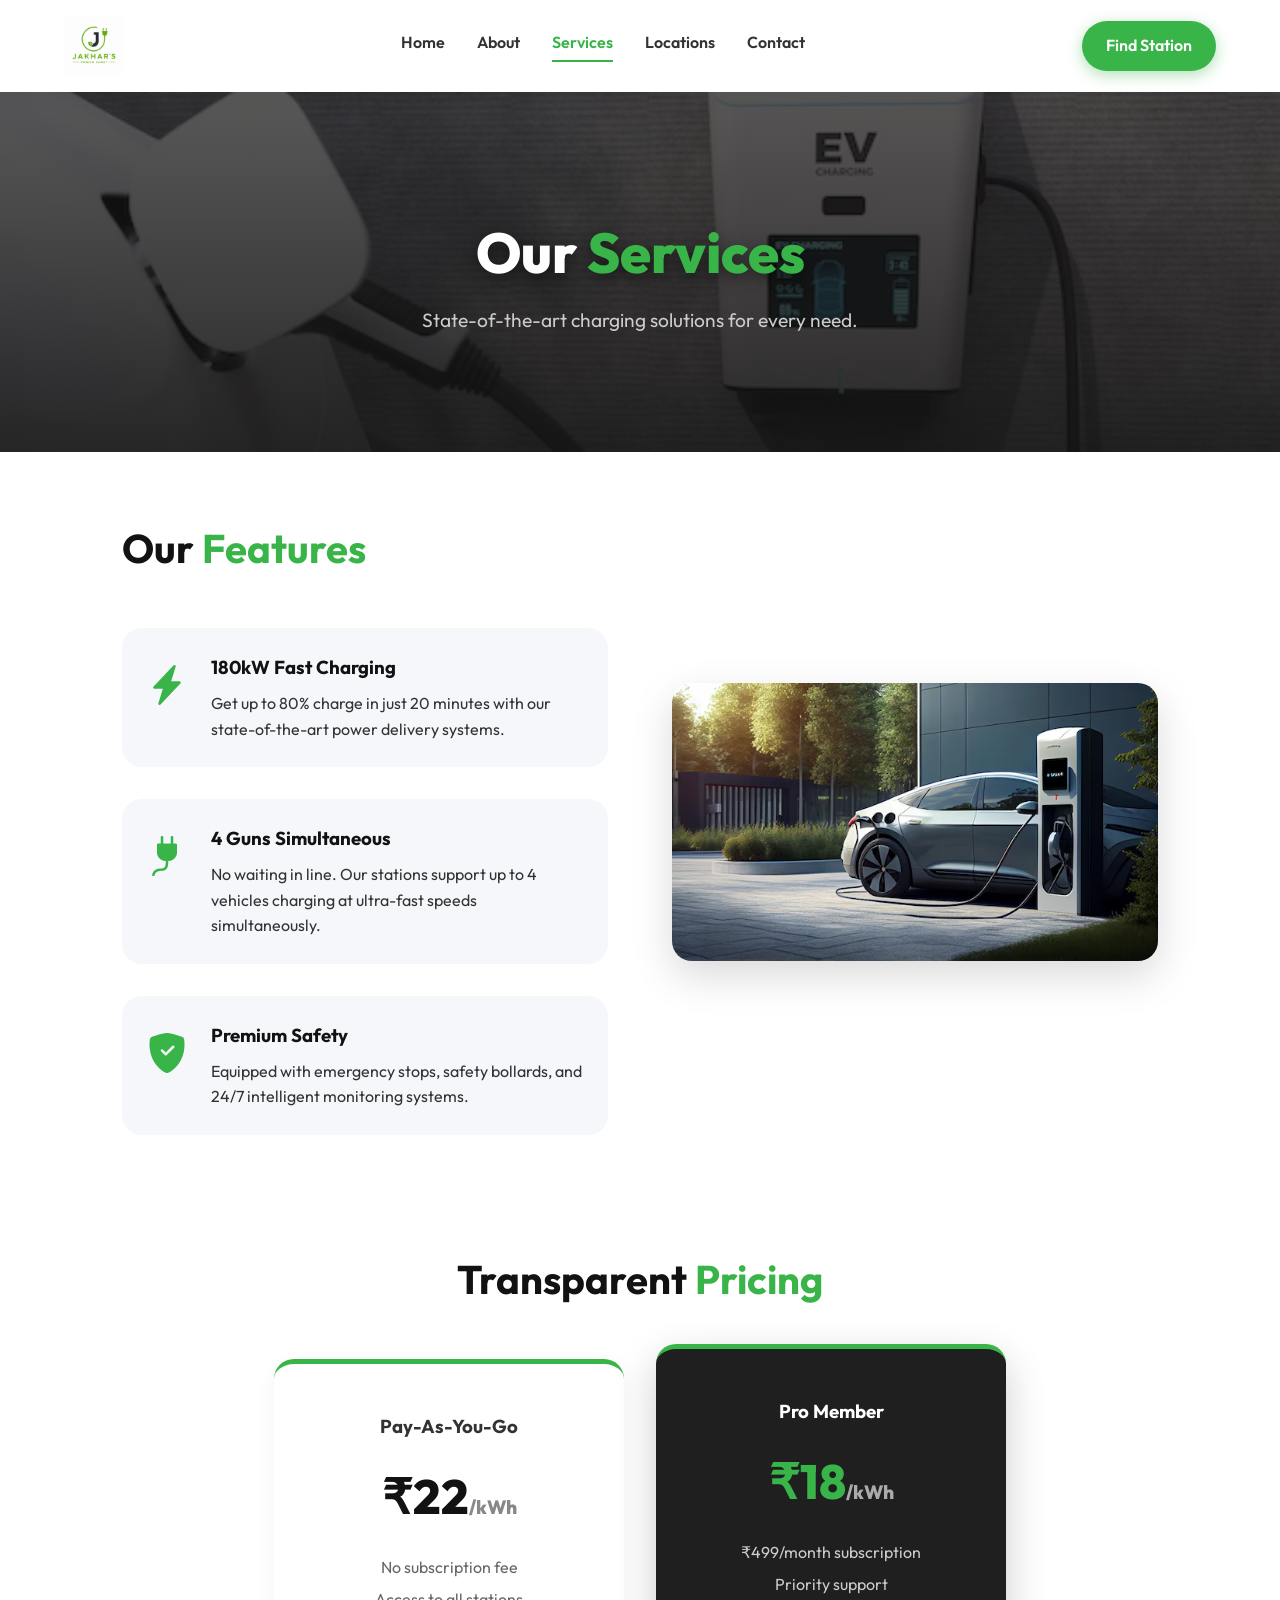
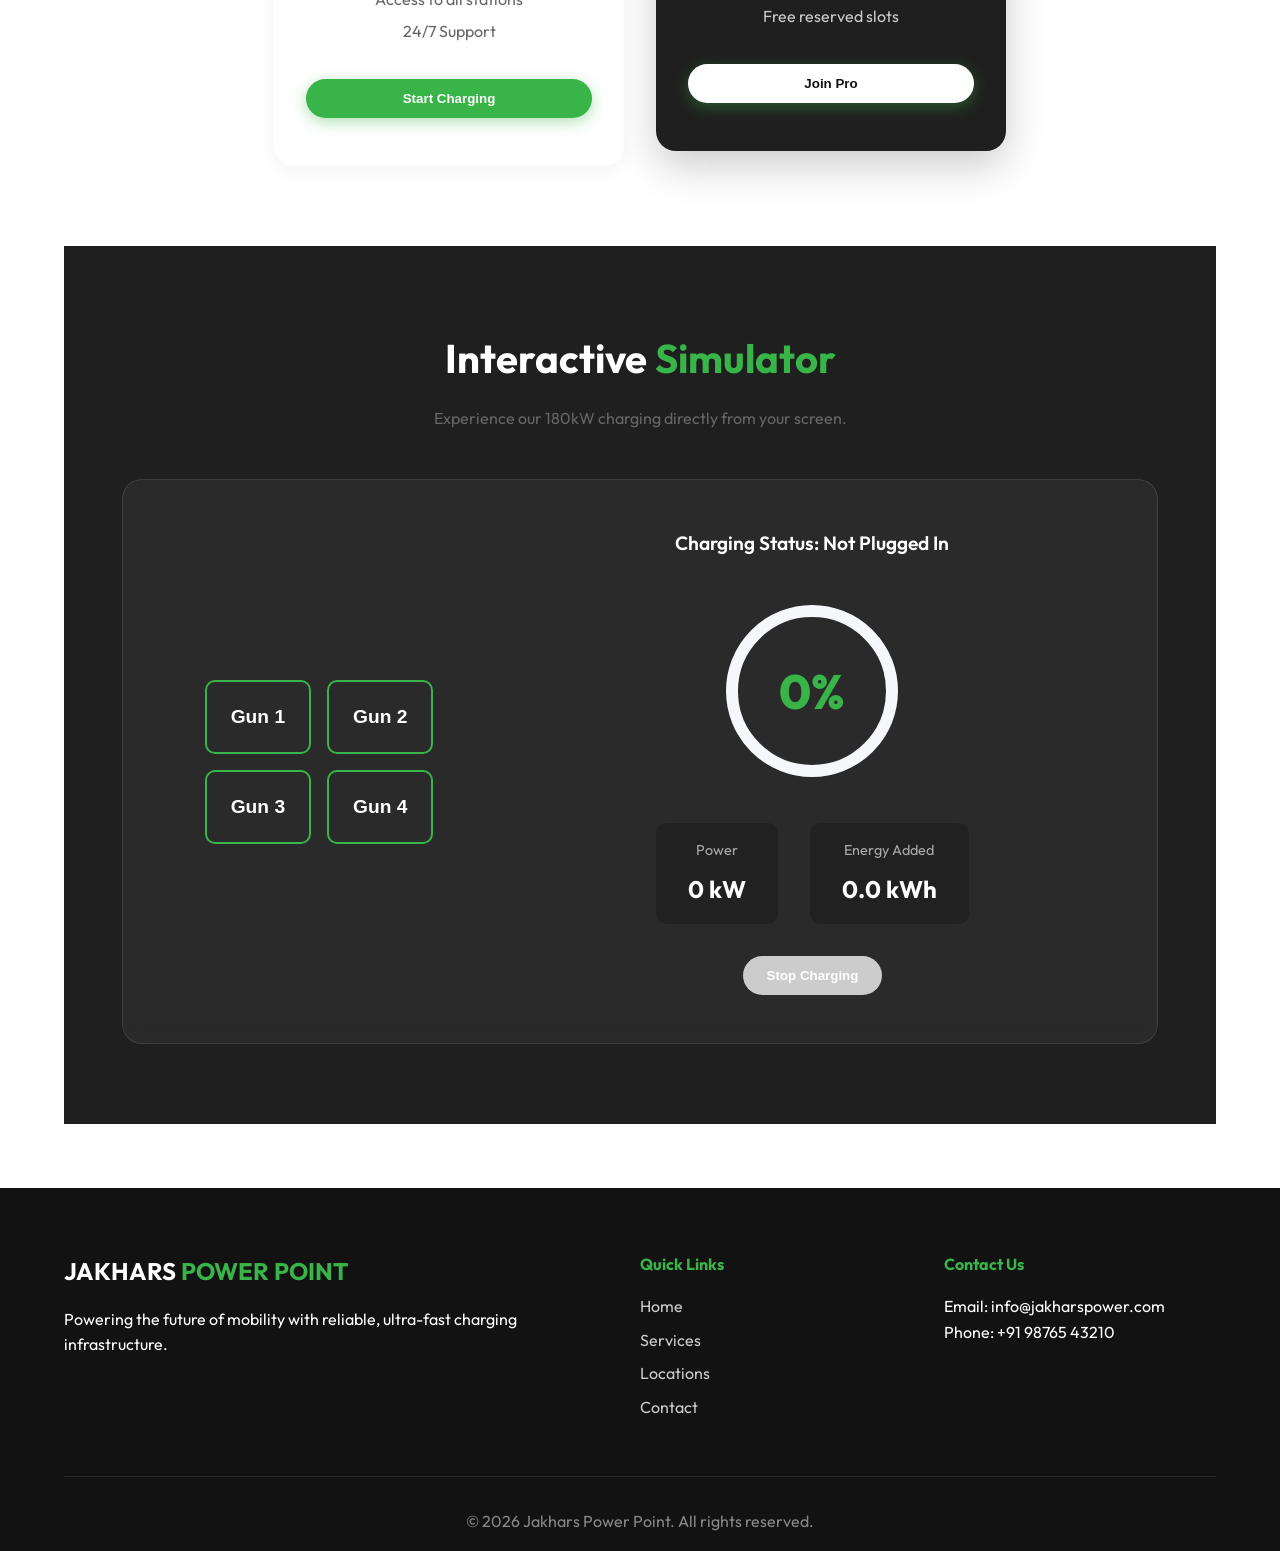
<file: services.html>
<!DOCTYPE html>
<html lang="en">
<head>
    <meta charset="UTF-8">
    <meta name="viewport" content="width=device-width, initial-scale=1.0">
    <title>Services | JAKHARS POWER POINT</title>
    <link href="https://fonts.googleapis.com/css2?family=Outfit:wght@300;400;600;700;800&display=swap" rel="stylesheet">
    <link rel="stylesheet" href="https://cdn.jsdelivr.net/npm/bootstrap-icons@1.11.1/font/bootstrap-icons.css">
    <link rel="stylesheet" href="style.css">
</head>
<body>
    <header class="navbar">
        <div class="logo-container" style="cursor: pointer;" onclick="window.location.href='index.html'">
            <img src="logo.jpeg" alt="Jakhars Power Point Logo" class="logo-img">
        </div>
        <nav class="nav-links">
            <a href="index.html">Home</a>
            <a href="about.html">About</a>
            <a href="services.html" class="active">Services</a>
            <a href="locations.html">Locations</a>
            <a href="contact.html">Contact</a>
        </nav>
        <div class="header-actions">
            <a href="locations.html" class="cta-button">Find Station</a>
            <button class="mobile-menu-btn"><i class="bi bi-list"></i></button>
        </div>
    </header>

    <section class="page-hero fade-in" style="width: 100%; height: 40vh; min-height: 300px; background: url('img1.avif') center/cover no-repeat; position: relative; display: flex; align-items: center; justify-content: center; text-align: center; margin-top: 0;">
        <div style="position: absolute; inset: 0; background: linear-gradient(to bottom, rgba(18,18,18,0.7), rgba(18,18,18,0.9));"></div>
        <div style="position: relative; z-index: 1; color: var(--white); padding: 0 2rem;">
            <h1 style="font-size: 3.5rem; font-weight: 800; margin-bottom: 0.5rem; text-shadow: 0 5px 15px rgba(0,0,0,0.5);">Our <span class="highlight">Services</span></h1>
            <p style="font-size: 1.2rem; color: #ccc;">State-of-the-art charging solutions for every need.</p>
        </div>
    </section>

    <main class="page-container" style="padding-top: 4rem;">
        <section class="features-section fade-in" style="padding-top: 0; display: flex; align-items: center; gap: 4rem; flex-wrap: wrap;">
            <div style="flex: 1; min-width: 300px;">
                <h2 class="section-title" style="text-align: left;">Our <span class="highlight">Features</span></h2>
                <div class="features-grid" style="display: flex; flex-direction: column; gap: 2rem;">
                    <div class="feature-card" style="display: flex; align-items: flex-start; gap: 1.5rem; padding: 1.5rem;">
                        <div class="feature-icon" style="font-size: 2.5rem; margin: 0;"><i class="bi bi-lightning-charge-fill" style="color: var(--primary-green);"></i></div>
                        <div>
                            <h3 style="margin-bottom: 0.5rem;">180kW Fast Charging</h3>
                            <p>Get up to 80% charge in just 20 minutes with our state-of-the-art power delivery systems.</p>
                        </div>
                    </div>
                    <div class="feature-card" style="display: flex; align-items: flex-start; gap: 1.5rem; padding: 1.5rem;">
                        <div class="feature-icon" style="font-size: 2.5rem; margin: 0;"><i class="bi bi-plug-fill" style="color: var(--primary-green);"></i></div>
                        <div>
                            <h3 style="margin-bottom: 0.5rem;">4 Guns Simultaneous</h3>
                            <p>No waiting in line. Our stations support up to 4 vehicles charging at ultra-fast speeds simultaneously.</p>
                        </div>
                    </div>
                    <div class="feature-card" style="display: flex; align-items: flex-start; gap: 1.5rem; padding: 1.5rem;">
                        <div class="feature-icon" style="font-size: 2.5rem; margin: 0;"><i class="bi bi-shield-fill-check" style="color: var(--primary-green);"></i></div>
                        <div>
                            <h3 style="margin-bottom: 0.5rem;">Premium Safety</h3>
                            <p>Equipped with emergency stops, safety bollards, and 24/7 intelligent monitoring systems.</p>
                        </div>
                    </div>
                </div>
            </div>
            <div style="flex: 1; min-width: 300px;">
                <img src="img7.avif" alt="Station Features" style="width: 100%; border-radius: 20px; box-shadow: 0 15px 40px rgba(0,0,0,0.15);">
            </div>
        </section>

        <section class="pricing-section fade-in delay-100" style="padding: 2rem 5% 5rem 5%;">
            <h2 class="section-title">Transparent <span class="highlight">Pricing</span></h2>
            <div class="pricing-grid" style="display: flex; gap: 2rem; justify-content: center; flex-wrap: wrap;">
                <div class="pricing-card" style="background: var(--white); padding: 3rem 2rem; border-radius: 20px; box-shadow: 0 5px 20px rgba(0,0,0,0.05); text-align: center; border-top: 5px solid var(--primary-green); flex: 1; min-width: 250px; max-width: 350px;">
                    <h3>Pay-As-You-Go</h3>
                    <p style="font-size: 3rem; font-weight: 800; color: var(--dark-charcoal); margin: 1rem 0;">₹22<span style="font-size: 1.2rem; color: #888;">/kWh</span></p>
                    <ul style="list-style: none; padding: 0; color: var(--text-muted); margin-bottom: 2rem; line-height: 2;">
                        <li>No subscription fee</li>
                        <li>Access to all stations</li>
                        <li>24/7 Support</li>
                    </ul>
                    <button class="cta-button" style="width: 100%;">Start Charging</button>
                </div>
                <div class="pricing-card" style="background: var(--station-dark); color: var(--white); padding: 3rem 2rem; border-radius: 20px; box-shadow: 0 15px 40px rgba(0,0,0,0.2); text-align: center; border-top: 5px solid var(--primary-green); flex: 1; min-width: 250px; max-width: 350px; transform: translateY(-15px);">
                    <h3>Pro Member</h3>
                    <p style="font-size: 3rem; font-weight: 800; color: var(--primary-green); margin: 1rem 0;">₹18<span style="font-size: 1.2rem; color: #aaa;">/kWh</span></p>
                    <ul style="list-style: none; padding: 0; color: #ccc; margin-bottom: 2rem; line-height: 2;">
                        <li>₹499/month subscription</li>
                        <li>Priority support</li>
                        <li>Free reserved slots</li>
                    </ul>
                    <button class="cta-button" style="width: 100%; background: var(--white); color: var(--dark-charcoal);">Join Pro</button>
                </div>
            </div>
        </section>

        <section class="simulator-section fade-in delay-200">
            <h2 class="section-title">Interactive <span class="highlight">Simulator</span></h2>
            <p class="subtitle">Experience our 180kW charging directly from your screen.</p>
            
            <div class="simulator-container">
                <div class="station-panel">
                    <div class="gun-selector">
                        <button class="gun-btn" data-gun="1">Gun 1</button>
                        <button class="gun-btn" data-gun="2">Gun 2</button>
                        <button class="gun-btn" data-gun="3">Gun 3</button>
                        <button class="gun-btn" data-gun="4">Gun 4</button>
                    </div>
                </div>
                
                <div class="dashboard">
                    <div class="dash-header">Charging Status: <span id="sim-status">Not Plugged In</span></div>
                    <div class="progress-ring-container">
                        <svg class="progress-ring" width="200" height="200">
                            <circle class="ring-bg" stroke="var(--light-bg)" stroke-width="12" fill="transparent" r="80" cx="100" cy="100"/>
                            <circle class="ring-fill" id="soc-ring" stroke="var(--primary-green)" stroke-width="12" fill="transparent" r="80" cx="100" cy="100"/>
                        </svg>
                        <div class="soc-text"><span id="soc-value">0</span>%</div>
                    </div>
                    <div class="stats-grid">
                        <div class="stat-box">
                            <span class="stat-label">Power</span>
                            <span class="stat-value"><span id="power-value">0</span> kW</span>
                        </div>
                        <div class="stat-box">
                            <span class="stat-label">Energy Added</span>
                            <span class="stat-value"><span id="energy-value">0.0</span> kWh</span>
                        </div>
                    </div>
                    <button id="stop-charge-btn" class="cta-button" disabled>Stop Charging</button>
                </div>
            </div>
        </section>
    </main>

    <footer>
        <div class="footer-content fade-in delay-100">
            <div class="footer-brand">
                <h3>JAKHARS <span class="highlight">POWER POINT</span></h3>
                <p>Powering the future of mobility with reliable, ultra-fast charging infrastructure.</p>
            </div>
            <div class="footer-links">
                <h4>Quick Links</h4>
                <a href="index.html">Home</a>
                <a href="services.html">Services</a>
                <a href="locations.html">Locations</a>
                <a href="contact.html">Contact</a>
            </div>
            <div class="footer-contact">
                <h4>Contact Us</h4>
                <p>Email: info@jakharspower.com</p>
                <p>Phone: +91 98765 43210</p>
            </div>
        </div>
        <div class="footer-bottom">
            <p>&copy; 2026 Jakhars Power Point. All rights reserved.</p>
        </div>
    </footer>
    <script src="app.js"></script>
</body>
</html>
</file>
<file: style.css>
:root {
    --primary-green: #38B449;
    /* Matching the eco-green from the image */
    --primary-green-glow: rgba(56, 180, 73, 0.4);
    --dark-charcoal: #121212;
    /* Darker than the image's matte black for sleek UI */
    --station-dark: #1F1F1F;
    --light-bg: #F5F7FA;
    --white: #FFFFFF;
    --text-main: #333333;
    --text-muted: #666666;

    --transition: all 0.3s cubic-bezier(0.4, 0, 0.2, 1);
}

* {
    margin: 0;
    padding: 0;
    box-sizing: border-box;
}

body {
    font-family: 'Outfit', sans-serif;
    background-color: var(--white);
    color: var(--text-main);
    line-height: 1.6;
    overflow-x: hidden;
}

/* Typography Highlights */
.highlight {
    color: var(--primary-green);
}

.section-title {
    text-align: center;
    font-size: 2.5rem;
    font-weight: 700;
    margin-bottom: 3rem;
    color: var(--dark-charcoal);
}

.subtitle {
    text-align: center;
    color: var(--text-muted);
    margin-top: -2rem;
    margin-bottom: 3rem;
}

/* Navbar */
.navbar {
    display: flex;
    justify-content: space-between;
    align-items: center;
    padding: 1rem 5%;
    background-color: var(--white);
    box-shadow: 0 4px 20px rgba(0, 0, 0, 0.05);
    position: sticky;
    top: 0;
    z-index: 1000;
}

.logo-container {
    display: flex;
    align-items: center;
    gap: 1rem;
    width: fit-content;
}

.logo-img {
    height: 60px;
    max-width: 100%;
    object-fit: contain;
    border-radius: 8px;
}

.brand-text h1 {
    font-size: 1.5rem;
    font-weight: 800;
    color: var(--dark-charcoal);
    line-height: 1;
    letter-spacing: 1px;
}

.brand-text .tagline {
    font-size: 0.8rem;
    font-weight: 700;
    color: var(--primary-green);
    letter-spacing: 2px;
}

.nav-links {
    display: flex;
    gap: 2rem;
}

.nav-links a {
    text-decoration: none;
    color: var(--text-main);
    font-weight: 600;
    transition: var(--transition);
}

.nav-links a:hover {
    color: var(--primary-green);
}

.cta-button {
    background-color: var(--primary-green);
    color: var(--white);
    padding: 0.75rem 1.5rem;
    border-radius: 50px;
    text-decoration: none;
    font-weight: 600;
    border: none;
    cursor: pointer;
    transition: var(--transition);
    box-shadow: 0 4px 15px var(--primary-green-glow);
}

.cta-button:hover:not(:disabled) {
    transform: translateY(-2px);
    box-shadow: 0 6px 20px rgba(56, 180, 73, 0.6);
}

.cta-button:disabled {
    background-color: #ccc;
    box-shadow: none;
    cursor: not-allowed;
    transform: none;
}

/* Hero Section */
.hero {
    display: flex;
    align-items: center;
    justify-content: space-between;
    padding: 5rem 5%;
    background: linear-gradient(135deg, var(--light-bg) 0%, #E3E9ED 100%);
    min-height: 85vh;
}

.hero-content {
    flex: 1;
    max-width: 500px;
}

.hero-content h2 {
    font-size: 3.5rem;
    font-weight: 800;
    line-height: 1.2;
    color: var(--dark-charcoal);
    margin-bottom: 1.5rem;
}

.hero-content p {
    font-size: 1.2rem;
    color: var(--text-muted);
    margin-bottom: 2rem;
}

.search-bar {
    display: flex;
    background: var(--white);
    border-radius: 50px;
    padding: 0.5rem;
    box-shadow: 0 10px 30px rgba(0, 0, 0, 0.08);
}

.search-bar input {
    flex: 1;
    border: none;
    padding: 0 1.5rem;
    font-family: inherit;
    font-size: 1rem;
    outline: none;
    border-radius: 50px 0 0 50px;
}

.search-btn {
    background-color: var(--dark-charcoal);
    color: var(--white);
    border: none;
    padding: 0.75rem 2rem;
    border-radius: 50px;
    font-weight: 600;
    font-family: inherit;
    cursor: pointer;
    transition: var(--transition);
}

.search-btn:hover {
    background-color: var(--primary-green);
}

/* Hero Visual: Station Mockup */
.hero-visual {
    flex: 1;
    display: flex;
    justify-content: center;
    perspective: 1000px;
}

.station-mockup {
    width: 300px;
    display: flex;
    flex-direction: column;
    align-items: center;
    transform: rotateY(-15deg);
    transition: var(--transition);
}

.station-mockup:hover {
    transform: rotateY(0deg) scale(1.05);
}

.canopy {
    width: 120%;
    height: 40px;
    background-color: var(--white);
    border: 2px solid #ddd;
    border-radius: 10px 10px 0 0;
    display: flex;
    justify-content: center;
    align-items: center;
    box-shadow: 0 10px 20px rgba(0, 0, 0, 0.1);
    z-index: 2;
}

.canopy-logo {
    font-weight: 800;
    color: var(--dark-charcoal);
    letter-spacing: 2px;
}

.station-body {
    width: 80%;
    height: 380px;
    background-color: var(--station-dark);
    border-radius: 0 0 10px 10px;
    display: flex;
    flex-direction: column;
    align-items: center;
    padding: 20px;
    box-shadow: inset 0 0 20px rgba(0, 0, 0, 0.5), 0 20px 40px rgba(0, 0, 0, 0.2);
    position: relative;
}

.station-screen {
    width: 100%;
    height: 120px;
    background-color: #000;
    border-radius: 10px;
    border: 3px solid #333;
    display: flex;
    justify-content: center;
    align-items: center;
    margin-bottom: 20px;
    overflow: hidden;
}

.screen-ui {
    display: flex;
    flex-direction: column;
    align-items: center;
}

.welcome-text {
    color: var(--primary-green);
    font-weight: 700;
    letter-spacing: 2px;
    margin-bottom: 10px;
    text-shadow: 0 0 10px var(--primary-green-glow);
}

.car-anim {
    animation: float 3s ease-in-out infinite;
}

@keyframes float {

    0%,
    100% {
        transform: translateY(0);
    }

    50% {
        transform: translateY(-5px);
    }
}

.power-label {
    background-color: var(--primary-green);
    color: var(--dark-charcoal);
    font-weight: 800;
    padding: 5px 15px;
    border-radius: 5px;
    margin-bottom: 20px;
    font-size: 1.2rem;
}

.guns {
    display: grid;
    grid-template-columns: 1fr 1fr;
    gap: 15px;
    width: 100%;
}

.gun {
    background-color: #333;
    color: var(--white);
    text-align: center;
    padding: 10px;
    border-radius: 5px;
    font-weight: 700;
    border: 2px solid #444;
}

.emergency-stop {
    width: 30px;
    height: 30px;
    background-color: #e74c3c;
    border-radius: 50%;
    position: absolute;
    bottom: 20px;
    right: 20px;
    border: 3px solid #c0392b;
    box-shadow: 0 0 10px rgba(231, 76, 60, 0.5);
}

/* Features Section */
.features-section {
    padding: 5rem 5%;
    background-color: var(--white);
}

.features-grid {
    display: grid;
    grid-template-columns: repeat(auto-fit, minmax(250px, 1fr));
    gap: 2rem;
}

.feature-card {
    padding: 2rem;
    border-radius: 20px;
    background: var(--light-bg);
    transition: var(--transition);
    border: 1px solid transparent;
}

.feature-card:hover {
    transform: translateY(-10px);
    border-color: var(--primary-green);
    box-shadow: 0 15px 30px rgba(56, 180, 73, 0.1);
}

.feature-icon {
    font-size: 3rem;
    margin-bottom: 1rem;
}

.feature-card h3 {
    color: var(--dark-charcoal);
    margin-bottom: 1rem;
}

/* Simulator Section */
.simulator-section {
    padding: 5rem 5%;
    background-color: var(--station-dark);
    color: var(--white);
}

.simulator-section .section-title {
    color: var(--white);
}

.simulator-container {
    display: flex;
    gap: 3rem;
    background: rgba(255, 255, 255, 0.05);
    padding: 3rem;
    border-radius: 20px;
    border: 1px solid rgba(255, 255, 255, 0.1);
    backdrop-filter: blur(10px);
}

.station-panel {
    flex: 1;
    display: flex;
    align-items: center;
    justify-content: center;
}

.gun-selector {
    display: grid;
    grid-template-columns: 1fr 1fr;
    gap: 1rem;
}

.gun-btn {
    background-color: transparent;
    border: 2px solid var(--primary-green);
    color: var(--white);
    padding: 1.5rem;
    font-size: 1.2rem;
    border-radius: 10px;
    cursor: pointer;
    transition: var(--transition);
    font-weight: 600;
}

.gun-btn:hover {
    background-color: rgba(56, 180, 73, 0.1);
}

.gun-btn.active {
    background-color: var(--primary-green);
    color: var(--dark-charcoal);
    box-shadow: 0 0 20px var(--primary-green-glow);
}

.dashboard {
    flex: 2;
    display: flex;
    flex-direction: column;
    align-items: center;
}

.dash-header {
    font-size: 1.2rem;
    margin-bottom: 2rem;
    font-weight: 600;
}

.progress-ring-container {
    position: relative;
    width: 200px;
    height: 200px;
    margin-bottom: 2rem;
}

.progress-ring {
    transform: rotate(-90deg);
}

.ring-fill {
    stroke-dasharray: 502;
    /* 2 * pi * 80 */
    stroke-dashoffset: 502;
    transition: stroke-dashoffset 0.5s ease;
}

.soc-text {
    position: absolute;
    top: 50%;
    left: 50%;
    transform: translate(-50%, -50%);
    font-size: 3rem;
    font-weight: 800;
    color: var(--primary-green);
}

.stats-grid {
    display: flex;
    gap: 2rem;
    margin-bottom: 2rem;
}

.stat-box {
    text-align: center;
    background: rgba(0, 0, 0, 0.2);
    padding: 1rem 2rem;
    border-radius: 10px;
}

.stat-label {
    display: block;
    font-size: 0.9rem;
    color: #aaa;
    margin-bottom: 0.5rem;
}

.stat-value {
    font-size: 1.5rem;
    font-weight: 700;
    color: var(--white);
}

/* Locator Section */
.locator-section {
    padding: 5rem 5%;
    background-color: var(--light-bg);
}

.locator-container {
    display: flex;
    gap: 2rem;
    height: 500px;
}

.locator-sidebar {
    flex: 1;
    background: var(--white);
    border-radius: 20px;
    padding: 1.5rem;
    box-shadow: 0 10px 30px rgba(0, 0, 0, 0.05);
    display: flex;
    flex-direction: column;
}

.filter-group input {
    width: 100%;
    padding: 1rem;
    border: 1px solid #ddd;
    border-radius: 10px;
    font-family: inherit;
    outline: none;
}

.station-list {
    margin-top: 1.5rem;
    overflow-y: auto;
    flex: 1;
    display: flex;
    flex-direction: column;
    gap: 1rem;
}

.station-item {
    padding: 1rem;
    border: 1px solid #eee;
    border-radius: 10px;
    cursor: pointer;
    transition: var(--transition);
}

.station-item:hover {
    border-color: var(--primary-green);
    background: rgba(56, 180, 73, 0.05);
}

.station-item h4 {
    color: var(--dark-charcoal);
}

.status-badge {
    display: inline-block;
    padding: 0.25rem 0.5rem;
    border-radius: 5px;
    font-size: 0.8rem;
    font-weight: 600;
    margin-top: 0.5rem;
}

.status-available {
    background: #e6f7eb;
    color: var(--primary-green);
}

.status-charging {
    background: #fef5e5;
    color: #f39c12;
}

.locator-map-placeholder {
    flex: 2;
    background-color: #ddd;
    border-radius: 20px;
    overflow: hidden;
    position: relative;
    background-image: url('data:image/svg+xml;utf8,<svg width="100%" height="100%" xmlns="http://www.w3.org/2000/svg"><rect width="100%" height="100%" fill="%23e0e0e0"/><circle cx="50%" cy="50%" r="10" fill="%2338B449"/></svg>');
    background-size: cover;
}

.map-mockup {
    position: absolute;
    top: 50%;
    left: 50%;
    transform: translate(-50%, -50%);
    background: var(--white);
    padding: 1rem 2rem;
    border-radius: 50px;
    font-weight: 600;
    box-shadow: 0 5px 15px rgba(0, 0, 0, 0.1);
}

/* Calculator Section */
.calculator-section {
    padding: 5rem 5%;
    background-color: var(--white);
}

.calculator-card {
    max-width: 800px;
    margin: 0 auto;
    background: var(--light-bg);
    padding: 3rem;
    border-radius: 20px;
    box-shadow: 0 10px 30px rgba(0, 0, 0, 0.05);
}

.slider-container {
    margin-bottom: 3rem;
}

.slider-container label {
    display: block;
    font-size: 1.2rem;
    font-weight: 600;
    margin-bottom: 1rem;
}

input[type=range] {
    width: 100%;
    accent-color: var(--primary-green);
}

.results {
    display: flex;
    justify-content: space-around;
}

.result-box h4 {
    color: var(--text-muted);
    font-size: 1rem;
}

.result-box p {
    font-size: 2.5rem;
    font-weight: 800;
    color: var(--primary-green);
}

/* Footer */
footer {
    background-color: var(--dark-charcoal);
    color: var(--white);
    padding: 4rem 5% 1rem;
}

.footer-content {
    display: flex;
    justify-content: space-between;
    flex-wrap: wrap;
    gap: 2rem;
    margin-bottom: 3rem;
}

.footer-brand {
    flex: 2;
    min-width: 300px;
}

.footer-brand h3 {
    font-size: 1.5rem;
    margin-bottom: 1rem;
}

.footer-links,
.footer-contact {
    flex: 1;
    min-width: 200px;
}

.footer-links h4,
.footer-contact h4 {
    margin-bottom: 1rem;
    color: var(--primary-green);
}

.footer-links a {
    display: block;
    color: #ccc;
    text-decoration: none;
    margin-bottom: 0.5rem;
    transition: var(--transition);
}

.footer-links a:hover {
    color: var(--white);
    padding-left: 5px;
}

.footer-bottom {
    text-align: center;
    padding-top: 2rem;
    border-top: 1px solid rgba(255, 255, 255, 0.1);
    color: #888;
}

.nav-links a.active {
    color: var(--primary-green);
    border-bottom: 2px solid var(--primary-green);
    padding-bottom: 5px;
}

.page-container {
    padding: 4rem 5%;
    min-height: 70vh;
}

/* Contact Page Styles */
.contact-wrapper {
    display: flex;
    gap: 4rem;
    max-width: 1200px;
    margin: 0 auto;
}

.contact-info,
.contact-form-container {
    flex: 1;
}

.contact-info {
    background: var(--station-dark);
    color: var(--white);
    padding: 3rem;
    border-radius: 20px;
    box-shadow: 0 20px 40px rgba(0, 0, 0, 0.1);
}

.contact-info h3 {
    font-size: 2rem;
    margin-bottom: 1rem;
    color: var(--primary-green);
}

.info-item {
    display: flex;
    gap: 1.5rem;
    margin-top: 2rem;
    align-items: flex-start;
}

.info-item .icon {
    font-size: 2rem;
    background: rgba(255, 255, 255, 0.1);
    padding: 1rem;
    border-radius: 50%;
}

.contact-form-container {
    background: var(--light-bg);
    padding: 3rem;
    border-radius: 20px;
}

.input-group {
    margin-bottom: 1.5rem;
}

.input-group label {
    display: block;
    font-weight: 600;
    margin-bottom: 0.5rem;
    color: var(--dark-charcoal);
}

.input-group input,
.input-group textarea {
    width: 100%;
    padding: 1rem;
    border: 1px solid #ddd;
    border-radius: 10px;
    font-family: inherit;
    font-size: 1rem;
    outline: none;
    transition: var(--transition);
}

.input-group input:focus,
.input-group textarea:focus {
    border-color: var(--primary-green);
    box-shadow: 0 0 10px var(--primary-green-glow);
}

/* Responsive updates for new pages */
@media (max-width: 900px) {
    .contact-wrapper {
        flex-direction: column;
    }
}

/* Animations */
.fade-in {
    opacity: 0;
    transform: translateY(30px);
    transition: opacity 0.6s cubic-bezier(0.16, 1, 0.3, 1), transform 0.6s cubic-bezier(0.16, 1, 0.3, 1);
}

.fade-in.visible {
    opacity: 1;
    transform: translateY(0);
}

.delay-100 {
    transition-delay: 100ms;
}

.delay-200 {
    transition-delay: 200ms;
}

.delay-300 {
    transition-delay: 300ms;
}

/* New Sections Styles */
.steps-container {
    display: grid;
    grid-template-columns: repeat(auto-fit, minmax(250px, 1fr));
    gap: 3rem;
    margin-top: 3rem;
}

.step-card {
    text-align: center;
    padding: 2rem;
    position: relative;
    background: var(--light-bg);
    border-radius: 20px;
    transition: var(--transition);
}

.step-card:hover {
    transform: translateY(-10px);
    box-shadow: 0 15px 30px rgba(0, 0, 0, 0.05);
}

.step-number {
    width: 60px;
    height: 60px;
    background: var(--primary-green);
    color: var(--white);
    font-size: 1.5rem;
    font-weight: 800;
    display: flex;
    align-items: center;
    justify-content: center;
    border-radius: 50%;
    margin: -4rem auto 1rem auto;
    border: 5px solid var(--white);
    box-shadow: 0 5px 15px rgba(56, 180, 73, 0.3);
}

.step-card h3 {
    margin-bottom: 1rem;
    color: var(--dark-charcoal);
}

.stats-section {
    display: flex;
    justify-content: space-around;
    background: var(--station-dark);
    color: var(--white);
    padding: 4rem 5%;
    flex-wrap: wrap;
    gap: 2rem;
}

.stat-item {
    text-align: center;
}

.stat-item h3 {
    font-size: 3rem;
    color: var(--primary-green);
    font-weight: 800;
    margin-bottom: 0.5rem;
}

.stat-item p {
    font-size: 1.2rem;
    font-weight: 600;
    color: #ccc;
}

/* Banner Section */
.banner-container {
    position: relative;
    width: 100%;
    max-width: 1200px;
    margin: 0 auto;
    border-radius: 20px;
    overflow: hidden;
    box-shadow: 0 20px 40px rgba(0, 0, 0, 0.1);
}

.main-banner {
    width: 100%;
    height: 400px;
    object-fit: cover;
    display: block;
    transition: transform 0.5s ease;
}

.banner-container:hover .main-banner {
    transform: scale(1.05);
}

.banner-overlay {
    position: absolute;
    top: 0;
    left: 0;
    width: 100%;
    height: 100%;
    background: linear-gradient(to right, rgba(18, 18, 18, 0.9) 0%, rgba(18, 18, 18, 0.4) 100%);
    display: flex;
    align-items: center;
    padding: 0 5%;
}

.banner-text {
    color: var(--white);
    max-width: 500px;
}

/* ----------------------------------
   Responsive Design Media Queries 
   ---------------------------------- */

.header-actions {
    display: flex;
    align-items: center;
    gap: 1rem;
}

.mobile-menu-btn {
    display: none;
    background: transparent;
    border: none;
    font-size: 2rem;
    color: var(--dark-charcoal);
    cursor: pointer;
    transition: var(--transition);
}

.mobile-menu-btn:hover {
    color: var(--primary-green);
}

@media (max-width: 900px) {

    /* Navbar */
    .mobile-menu-btn {
        display: block;
    }

    .logo-img {
        height: 70px;
    }

    .nav-links {
        position: absolute;
        top: 100%;
        left: 0;
        width: 100%;
        background: var(--white);
        flex-direction: column;
        align-items: center;
        padding: 2rem 0;
        box-shadow: 0 10px 20px rgba(0, 0, 0, 0.1);
        gap: 1.5rem;
        clip-path: polygon(0 0, 100% 0, 100% 0, 0 0);
        transition: all 0.4s ease-in-out;
    }

    .nav-links.active-menu {
        clip-path: polygon(0 0, 100% 0, 100% 100%, 0 100%);
    }

    .cta-button {
        display: none;
    }

    /* Sections */
    .section-title {
        font-size: 2rem;
    }

    .hero-content h2,
    .page-hero h1 {
        font-size: 2.5rem;
    }

    .simulator-container,
    .locator-container,
    .story-section,
    .features-section,
    .suggest-location,
    .faq-section {
        flex-direction: column;
        height: auto;
    }

    .simulator-container {
        padding: 2rem;
    }

    .dashboard {
        width: 100%;
    }

    .stats-grid {
        flex-direction: column;
        gap: 1rem;
        width: 100%;
    }

    .locator-map-placeholder {
        height: 400px;
    }

    .contact-wrapper {
        flex-direction: column;
        gap: 2rem;
    }

    .footer-content {
        flex-direction: column;
        text-align: center;
    }

    .footer-brand,
    .footer-links,
    .footer-contact {
        min-width: 100%;
    }
}

@media (max-width: 600px) {

    .hero-content h2,
    .page-hero h1 {
        font-size: 2rem;
    }

    .hero-content p,
    .page-hero p {
        font-size: 1rem;
    }

    .stat-item h3 {
        font-size: 2.5rem;
    }

    .pricing-grid {
        flex-direction: column;
    }

    .pricing-card {
        max-width: 100%;
        transform: none !important;
    }
}
</file>
